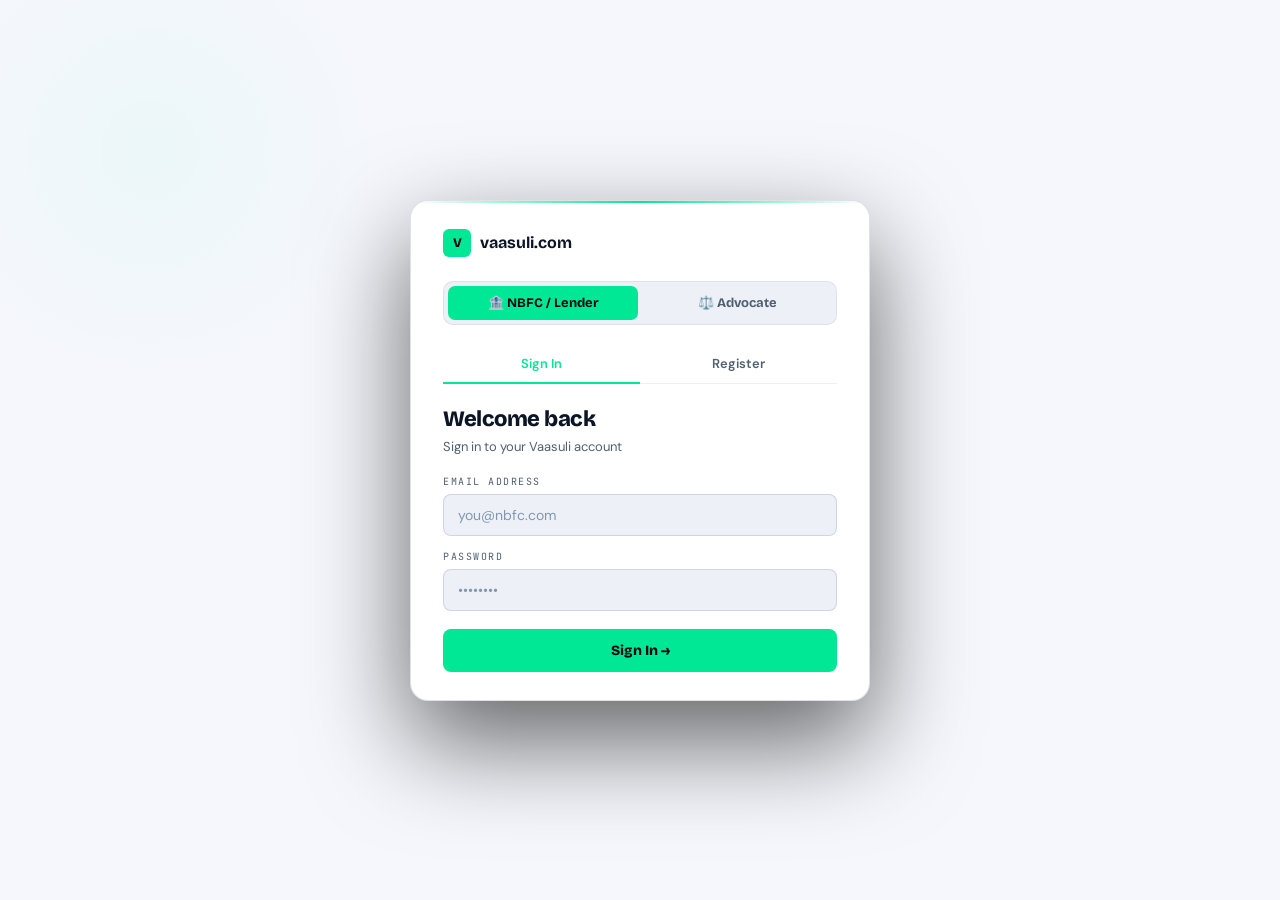
<file: platform/index.html>
<!DOCTYPE html>
<html lang="en-IN">
<head>
<!-- Google Tag Manager -->
<script>(function(w,d,s,l,i){w[l]=w[l]||[];w[l].push({'gtm.start':
new Date().getTime(),event:'gtm.js'});var f=d.getElementsByTagName(s)[0],
j=d.createElement(s),dl=l!='dataLayer'?'&l='+l:'';j.async=true;j.src=
'https://www.googletagmanager.com/gtm.js?id='+i+dl;f.parentNode.insertBefore(j,f);
})(window,document,'script','dataLayer','GTM-5SPJKZCW');</script>
<!-- End Google Tag Manager -->
<meta charset="UTF-8">
<meta name="viewport" content="width=device-width, initial-scale=1.0">
<title>Vaasuli — Platform</title>
<link rel="preconnect" href="https://fonts.googleapis.com">
<link href="https://fonts.googleapis.com/css2?family=Bricolage+Grotesque:opsz,wght@12..96,400;12..96,600;12..96,700;12..96,800&family=DM+Sans:wght@300;400;500;600&family=JetBrains+Mono:wght@400;500;600&display=swap" rel="stylesheet">
<style>
:root{
  --bg:#f5f7fc;--s1:#ffffff;--s2:#edf0f7;--s3:#e2e7f0;
  --bd:rgba(15,30,70,0.07);--bd2:rgba(15,30,70,0.13);--bd3:rgba(15,30,70,0.26);
  --t:#0c1526;
  --t2:#2a3d58;
  --t3:#506070;
  --t4:#8098b0;
  --mint:#00e896;--mint-text:#00a868;--mint-d:rgba(0,232,150,0.10);--mint-b:rgba(0,232,150,0.26);
  --red:#c0392b;--amber:#c97a00;--amber-d:rgba(201,122,0,0.10);
  --blue:#1d4ed8;--blue-d:rgba(29,78,216,0.10);
  --gold:#b45309;--gold-d:rgba(180,83,9,0.09);
  --sidebar:224px;
}
*{margin:0;padding:0;box-sizing:border-box}
body{font-family:"DM Sans",sans-serif;background:var(--bg);color:var(--t);-webkit-font-smoothing:antialiased;overflow-x:hidden;min-height:100vh}
.screen{display:none;min-height:100vh}.screen.active{display:flex}
.bb{font-family:"Bricolage Grotesque",sans-serif}
.mono{font-family:"JetBrains Mono",monospace}

/* ── SHARED FORM ── */
.f-label{display:block;font-family:"JetBrains Mono",monospace;font-size:10px;letter-spacing:1.5px;text-transform:uppercase;color:var(--t3);margin-bottom:6px}
.f-inp{width:100%;background:var(--s2);border:1px solid var(--bd2);border-radius:8px;padding:11px 14px;font-family:"DM Sans",sans-serif;font-size:14px;color:var(--t);outline:none;transition:border-color .15s;margin-bottom:14px}
.f-inp::placeholder{color:var(--t4)}.f-inp:focus{border-color:rgba(0,255,163,.35)}
.f-sel{width:100%;background:var(--s2);border:1px solid var(--bd2);border-radius:8px;padding:11px 14px;font-size:14px;color:var(--t);outline:none;margin-bottom:14px;cursor:pointer;-webkit-appearance:none}
.f-sel:focus{border-color:rgba(0,255,163,.35)}
.btn-full{width:100%;background:var(--mint);border:none;border-radius:8px;padding:13px;font-family:"Bricolage Grotesque",sans-serif;font-weight:800;font-size:14px;color:#06090f;cursor:pointer;transition:all .15s;margin-top:4px}
.btn-full:hover{background:#33ffb5}
.btn-full.gold{background:var(--gold);color:#1a1200}
.btn-full.gold:hover{background:#ffe066}
.btn-ghost-sm{padding:10px 18px;background:transparent;border:1px solid var(--bd2);border-radius:8px;font-size:13px;font-weight:500;color:var(--t3);cursor:pointer;transition:all .15s}
.btn-ghost-sm:hover{border-color:var(--bd3);color:var(--t)}
.btn-mint-sm{padding:10px 18px;background:var(--mint);border:none;border-radius:8px;font-size:13px;font-weight:700;color:#06090f;cursor:pointer;transition:all .15s;font-family:"Bricolage Grotesque",sans-serif}
.btn-mint-sm:hover{background:#33ffb5}
.btn-gold-sm{padding:10px 18px;background:var(--gold);border:none;border-radius:8px;font-size:13px;font-weight:700;color:#1a1200;cursor:pointer;transition:all .15s;font-family:"Bricolage Grotesque",sans-serif}
.btn-gold-sm:hover{background:#ffe066}
.btn-sm-mint{padding:7px 14px;background:var(--mint);border:none;border-radius:6px;font-size:12px;font-weight:700;color:#06090f;cursor:pointer;font-family:"Bricolage Grotesque",sans-serif}
.btn-sm-mint:hover{background:#33ffb5}
.btn-sm-ghost{padding:7px 12px;background:transparent;border:1px solid var(--bd2);border-radius:6px;font-size:12px;font-weight:500;color:var(--t3);cursor:pointer;transition:all .15s}
.btn-sm-ghost:hover{border-color:var(--bd3);color:var(--t)}
.btn-sm-gold{padding:7px 12px;background:var(--gold-d);border:1px solid rgba(245,200,66,.3);border-radius:6px;font-size:12px;font-weight:600;color:var(--gold);cursor:pointer;transition:all .15s}
.btn-sm-red{padding:7px 12px;background:rgba(255,85,85,0.1);border:1px solid rgba(255,85,85,.25);border-radius:6px;font-size:12px;font-weight:500;color:var(--red);cursor:pointer}
.page{display:none;padding:28px}.page.active{display:block}

/* ── BADGES ── */
.badge{display:inline-flex;align-items:center;gap:5px;padding:3px 9px;border-radius:4px;font-family:"JetBrains Mono",monospace;font-size:10px;font-weight:500;letter-spacing:.3px}
.badge-dot{width:5px;height:5px;border-radius:50%;flex-shrink:0}
.badge.dispatched{background:var(--mint-d);color:var(--mint);border:1px solid rgba(0,255,163,.2)}.badge.dispatched .badge-dot{background:var(--mint)}
.badge.review{background:var(--blue-d);color:var(--blue);border:1px solid rgba(91,143,255,.2)}.badge.review .badge-dot{background:var(--blue)}
.badge.pending{background:var(--amber-d);color:var(--amber);border:1px solid rgba(255,181,71,.2)}.badge.pending .badge-dot{background:var(--amber)}
.badge.signed{background:var(--gold-d);color:var(--gold);border:1px solid rgba(245,200,66,.2)}.badge.signed .badge-dot{background:var(--gold)}
.badge.rejected{background:rgba(255,85,85,.1);color:var(--red);border:1px solid rgba(255,85,85,.2)}.badge.rejected .badge-dot{background:var(--red)}

/* ── CARDS ── */
.info-card{background:var(--s1);border:1px solid var(--bd);border-radius:10px;overflow:hidden;margin-bottom:14px}
.ic-head{padding:12px 18px;background:var(--s2);border-bottom:1px solid var(--bd);display:flex;align-items:center;justify-content:space-between}
.ic-hl{font-family:"Bricolage Grotesque",sans-serif;font-size:13px;font-weight:700}.ic-body{padding:16px 18px}
.ic-row{display:flex;justify-content:space-between;align-items:flex-start;padding:7px 0;border-bottom:1px solid var(--bd)}.ic-row:last-child{border-bottom:none}
.ic-k{font-size:11px;color:var(--t3);min-width:120px}.ic-v{font-size:12px;color:var(--t);font-family:"JetBrains Mono",monospace;text-align:right}
.alert-banner{background:var(--mint-d);border:1px solid rgba(0,255,163,.18);border-radius:10px;padding:14px 18px;display:flex;align-items:center;gap:14px;margin-bottom:20px}
.ab-icon{font-size:18px}.ab-hl{font-size:14px;font-weight:700;color:var(--mint);font-family:"Bricolage Grotesque",sans-serif;margin-bottom:2px}
.ab-sub{font-size:12px;color:var(--t2);line-height:1.4}.ab-action{margin-left:auto;flex-shrink:0}
.section-header{display:flex;align-items:center;justify-content:space-between;margin-bottom:14px}
.sh-title{font-family:"Bricolage Grotesque",sans-serif;font-size:15px;font-weight:700}
.sh-link{font-size:11px;color:var(--mint);cursor:pointer;font-family:"JetBrains Mono",monospace}.sh-link:hover{text-decoration:underline}
.sh-link.gold{color:var(--gold)}

/* ── APP SHELL ── */
.app-shell{flex-direction:row}
.sidebar{width:var(--sidebar);background:var(--s1);border-right:1px solid var(--bd);display:flex;flex-direction:column;position:fixed;top:0;left:0;bottom:0;z-index:50}
.sb-logo{padding:20px 20px 0;display:flex;align-items:center;gap:9px;font-family:"Bricolage Grotesque",sans-serif;font-size:15px;font-weight:700;color:var(--t)}
.sb-logo .lv{width:26px;height:26px;background:var(--mint);border-radius:5px;display:flex;align-items:center;justify-content:center;font-size:12px;font-weight:800;color:#06090f}
.sb-logo .lv.gold-lv{background:var(--gold)}
.sb-mode-tag{margin:10px 20px 0;background:rgba(0,255,163,.08);border:1px solid rgba(0,255,163,.15);border-radius:5px;padding:5px 10px;font-family:"JetBrains Mono",monospace;font-size:9px;letter-spacing:1.5px;text-transform:uppercase;color:var(--mint);text-align:center}
.sb-mode-tag.adv{background:var(--gold-d);border-color:rgba(245,200,66,.2);color:var(--gold)}
.sb-pilot{margin:12px 14px 0;background:var(--mint-d);border:1px solid rgba(0,255,163,.15);border-radius:8px;padding:12px}
.sbp-label{font-family:"JetBrains Mono",monospace;font-size:9px;letter-spacing:1.5px;text-transform:uppercase;color:var(--mint);margin-bottom:6px}
.sbp-bar-bg{height:4px;background:var(--s3);border-radius:2px;margin-bottom:5px;overflow:hidden}
.sbp-bar{height:100%;background:var(--mint);border-radius:2px;transition:width .4s ease}
.sbp-txt{font-size:11px;color:var(--t2);display:flex;justify-content:space-between}
.sbp-txt span{font-family:"JetBrains Mono",monospace;color:var(--mint)}
.sb-nav{flex:1;padding:14px 0;overflow-y:auto}
.sb-section{font-family:"JetBrains Mono",monospace;font-size:9px;letter-spacing:2px;text-transform:uppercase;color:var(--t4);padding:14px 20px 6px}
.sb-item{display:flex;align-items:center;gap:10px;padding:9px 20px;font-size:13px;font-weight:500;color:var(--t3);cursor:pointer;transition:all .15s;position:relative}
.sb-item:hover{color:var(--t);background:rgba(232,237,245,.03)}
.sb-item.on{color:var(--t);background:rgba(0,255,163,.06)}
.sb-item.on::before{content:"";position:absolute;left:0;top:0;bottom:0;width:2px;background:var(--mint)}
.sb-item.gold-on{color:var(--t);background:rgba(245,200,66,.06)}
.sb-item.gold-on::before{content:"";position:absolute;left:0;top:0;bottom:0;width:2px;background:var(--gold)}
.sb-icon{font-size:14px;width:18px;text-align:center;flex-shrink:0}
.sb-badge{margin-left:auto;background:var(--mint);color:#06090f;font-size:9px;font-weight:700;padding:2px 6px;border-radius:3px;font-family:"JetBrains Mono",monospace}
.sb-badge.amber{background:var(--amber)}
.sb-badge.red{background:var(--red);color:#fff}
.sb-foot{padding:16px 20px;border-top:1px solid var(--bd)}
.sb-user{display:flex;align-items:center;gap:9px}
.sb-avatar{width:28px;height:28px;background:var(--s3);border-radius:50%;display:flex;align-items:center;justify-content:center;font-size:11px;font-weight:700;color:var(--mint);border:1px solid var(--bd2)}
.sb-avatar.gold-av{color:var(--gold)}
.sb-uname{font-size:12px;font-weight:600;color:var(--t);line-height:1.2}.sb-urole{font-size:10px;color:var(--t3)}
.sb-signout{margin-left:auto;font-size:10px;color:var(--t3);cursor:pointer;transition:color .15s}
.sb-signout:hover{color:var(--red)}
.app-main{margin-left:var(--sidebar);flex:1;min-height:100vh}
.app-topbar{height:52px;border-bottom:1px solid var(--bd);display:flex;align-items:center;padding:0 28px;gap:16px;background:rgba(245,247,252,0.92);backdrop-filter:blur(12px);position:sticky;top:0;z-index:40}
.tb-title{font-family:"Bricolage Grotesque",sans-serif;font-size:15px;font-weight:700;color:var(--t)}
.tb-crumb{font-size:11px;color:var(--t3);font-family:"JetBrains Mono",monospace}
.tb-right{margin-left:auto;display:flex;align-items:center;gap:10px}

/* ── TABLES ── */
.tbl{background:var(--s1);border:1px solid var(--bd);border-radius:10px;overflow:hidden}
.tbl-head{display:grid;gap:0;padding:10px 18px;border-bottom:1px solid var(--bd);background:var(--s2)}
.tbl-h{font-family:"JetBrains Mono",monospace;font-size:9px;letter-spacing:1.5px;text-transform:uppercase;color:var(--t3)}
.tbl-row{display:grid;gap:0;padding:12px 18px;border-bottom:1px solid var(--bd);align-items:center;transition:background .12s;cursor:pointer}
.tbl-row:last-child{border-bottom:none}.tbl-row:hover{background:var(--s2)}
.tbl-name{font-size:13px;font-weight:600;color:var(--t);line-height:1.3}
.tbl-sub{font-family:"JetBrains Mono",monospace;font-size:10px;color:var(--t3);margin-top:2px}
.tbl-mono{font-family:"JetBrains Mono",monospace;font-size:12px;color:var(--t2)}
.tbl-action{font-size:11px;color:var(--mint);cursor:pointer;font-family:"JetBrains Mono",monospace}
.tbl-action.gold{color:var(--gold)}

/* ── STAT GRID ── */
.stat-grid{display:grid;grid-template-columns:repeat(4,1fr);gap:12px;margin-bottom:24px}
.stat{background:var(--s1);border:1px solid var(--bd);border-radius:10px;padding:18px 20px;transition:background .15s}
.stat:hover{background:var(--s2)}
.stat-n{font-family:"Bricolage Grotesque",sans-serif;font-size:32px;font-weight:800;letter-spacing:-1px;color:var(--t);line-height:1;margin-bottom:4px}
.stat-n .u{font-size:16px;font-weight:500;color:var(--mint)}
.stat-n .u.gold{color:var(--gold)}
.stat-l{font-size:11px;color:var(--t3);margin-bottom:6px}
.stat-delta{font-family:"JetBrains Mono",monospace;font-size:10px;color:var(--mint)}

/* ── CHANNELS ── */
.channels{display:flex;gap:4px}
.ch{width:18px;height:18px;border-radius:3px;display:flex;align-items:center;justify-content:center;font-size:9px;background:var(--s3);color:var(--t3);font-weight:600;border:1px solid var(--bd)}
.ch.ok{background:var(--mint-d);color:var(--mint);border-color:rgba(0,255,163,.2)}.ch.pending{background:var(--amber-d);color:var(--amber);border-color:rgba(255,181,71,.2)}

/* ── NOTICE EDITOR ── */
.notice-edit-wrap{background:var(--s2);border:1px solid var(--bd2);border-radius:8px;padding:20px;position:relative;overflow:hidden}
.ne-watermark{position:absolute;top:50%;left:50%;transform:translate(-50%,-50%) rotate(-30deg);font-size:48px;font-weight:900;color:rgba(232,237,245,.03);font-family:"Bricolage Grotesque",sans-serif;white-space:nowrap;pointer-events:none}
.notice-textarea{width:100%;background:transparent;border:none;outline:none;font-family:"DM Sans",sans-serif;font-size:13px;line-height:1.9;color:var(--t2);resize:vertical;min-height:320px;position:relative;z-index:1}

/* ── FORM BUILDER ── */
.fb-wrap{display:grid;grid-template-columns:1fr 300px;gap:20px;height:calc(100vh - 120px)}
.fb-canvas-area{background:var(--s1);border:1px solid var(--bd);border-radius:10px;overflow:hidden;display:flex;flex-direction:column}
.fb-canvas-toolbar{padding:10px 16px;background:var(--s2);border-bottom:1px solid var(--bd);display:flex;align-items:center;gap:10px}
.fb-mode-btn{padding:6px 12px;border:1px solid var(--bd2);border-radius:5px;font-size:11px;font-weight:600;color:var(--t3);cursor:pointer;transition:all .15s;font-family:"JetBrains Mono",monospace;letter-spacing:.3px}
.fb-mode-btn.on{background:var(--mint-d);border-color:var(--mint);color:var(--mint)}
.fb-mode-btn.gold-on{background:var(--gold-d);border-color:rgba(245,200,66,.4);color:var(--gold)}
.fb-canvas{flex:1;position:relative;overflow:auto;padding:20px;display:flex;align-items:flex-start;justify-content:center;background:var(--bg)}
.fb-form-paper{width:620px;min-height:840px;background:#f9f8f4;position:relative;box-shadow:0 8px 40px rgba(0,0,0,.5);border-radius:2px;font-family:"DM Sans",sans-serif;color:#1a1a1a;cursor:crosshair;flex-shrink:0}
.fb-form-paper.preview-mode{cursor:default}
/* field pin */
.fb-pin{position:absolute;width:22px;height:22px;border-radius:50%;background:var(--red);border:2px solid #fff;display:flex;align-items:center;justify-content:center;font-size:10px;font-weight:800;color:#fff;cursor:pointer;transform:translate(-50%,-50%);transition:transform .15s;z-index:10;box-shadow:0 2px 8px rgba(0,0,0,.4);font-family:"JetBrains Mono",monospace}
.fb-pin:hover{transform:translate(-50%,-50%) scale(1.2)}
.fb-pin.active{background:var(--mint);color:#06090f}
.fb-filled-val{position:absolute;font-size:12px;font-weight:600;color:#1a56a0;transform:translateY(-50%);pointer-events:none;white-space:nowrap;font-family:"DM Sans",sans-serif}
/* right sidebar */
.fb-sidebar{background:var(--s1);border:1px solid var(--bd);border-radius:10px;overflow:hidden;display:flex;flex-direction:column}
.fb-sb-head{padding:14px 16px;background:var(--s2);border-bottom:1px solid var(--bd)}
.fb-sb-hl{font-family:"Bricolage Grotesque",sans-serif;font-size:14px;font-weight:700;margin-bottom:2px}
.fb-sb-sub{font-size:11px;color:var(--t3);line-height:1.4}
.fb-fields-list{flex:1;overflow-y:auto;padding:12px}
.fb-field-item{background:var(--s2);border:1px solid var(--bd);border-radius:8px;padding:12px;margin-bottom:8px;transition:all .15s;cursor:pointer}
.fb-field-item:hover{border-color:var(--bd2)}.fb-field-item.active{border-color:var(--mint);background:var(--mint-d)}
.fb-field-num{display:inline-flex;width:20px;height:20px;background:var(--red);border-radius:50%;align-items:center;justify-content:center;font-size:9px;font-weight:800;color:#fff;font-family:"JetBrains Mono",monospace;margin-bottom:6px}
.fb-field-num.mapped{background:var(--mint);color:#06090f}
.fb-field-label{font-size:11px;color:var(--t3);margin-bottom:4px}
.fb-field-select{width:100%;background:var(--s3);border:1px solid var(--bd2);border-radius:5px;padding:7px 10px;font-size:12px;color:var(--t);outline:none;cursor:pointer}
.fb-sb-footer{padding:12px;border-top:1px solid var(--bd);display:flex;flex-direction:column;gap:8px}
/* template list */
.tmpl-card{background:var(--s1);border:1px solid var(--bd);border-radius:10px;padding:18px;margin-bottom:10px;display:flex;align-items:center;gap:16px;transition:all .15s;cursor:pointer}
.tmpl-card:hover{background:var(--s2);border-color:var(--bd2)}
.tmpl-icon{width:40px;height:40px;background:var(--gold-d);border:1px solid rgba(245,200,66,.2);border-radius:8px;display:flex;align-items:center;justify-content:center;font-size:18px;flex-shrink:0}
.tmpl-name{font-family:"Bricolage Grotesque",sans-serif;font-size:14px;font-weight:700;margin-bottom:3px}
.tmpl-meta{font-size:11px;color:var(--t3);font-family:"JetBrains Mono",monospace}
.tmpl-actions{margin-left:auto;display:flex;gap:8px}

/* ── FILTER BAR ── */
.filter-bar{display:flex;gap:8px;margin-bottom:18px;flex-wrap:wrap;align-items:center}
.f-pill{padding:6px 14px;border:1px solid var(--bd2);border-radius:20px;font-size:12px;font-weight:500;color:var(--t3);cursor:pointer;transition:all .15s}
.f-pill.on{background:var(--mint-d);border-color:var(--mint);color:var(--mint)}
.f-pill.gold-pill.on{background:var(--gold-d);border-color:rgba(245,200,66,.3);color:var(--gold)}
.f-search{flex:1;max-width:260px;background:var(--s1);border:1px solid var(--bd2);border-radius:8px;padding:7px 12px;font-size:13px;color:var(--t);outline:none}
.f-search::placeholder{color:var(--t3)}.f-search:focus{border-color:rgba(0,255,163,.3)}

/* ── CLIENT SETTINGS ── */
.settings-grid{display:grid;grid-template-columns:1fr 1fr;gap:20px}
.settings-section{background:var(--s1);border:1px solid var(--bd);border-radius:10px;padding:20px}
.ss-hl{font-family:"Bricolage Grotesque",sans-serif;font-size:14px;font-weight:700;margin-bottom:14px;padding-bottom:10px;border-bottom:1px solid var(--bd)}

/* ── UPLOAD FLOW ── */
.upload-wrap{max-width:720px}
.dropzone{border:2px dashed var(--bd2);border-radius:12px;padding:48px 32px;text-align:center;transition:all .2s;cursor:pointer;background:var(--s1);margin-bottom:20px}
.dropzone:hover,.dropzone.drag{border-color:var(--mint);background:var(--mint-d)}
.dz-icon{font-size:36px;margin-bottom:12px}
.dz-hl{font-family:"Bricolage Grotesque",sans-serif;font-size:16px;font-weight:700;color:var(--t);margin-bottom:6px}
.dz-sub{font-size:13px;color:var(--t3);line-height:1.5}
.dz-types{font-family:"JetBrains Mono",monospace;font-size:10px;color:var(--t4);margin-top:10px}
.dispatch-summary{background:var(--mint-d);border:1px solid rgba(0,255,163,.18);border-radius:10px;padding:18px;margin-bottom:18px}
.ds-row{display:flex;justify-content:space-between;align-items:center;padding:6px 0;border-bottom:1px solid rgba(0,255,163,.1)}.ds-row:last-child{border-bottom:none}
.ds-k{font-size:13px;color:var(--t2)}.ds-v{font-family:"JetBrains Mono",monospace;font-size:13px;font-weight:600;color:var(--mint)}

/* ── EARNINGS ── */
.earnings-chart{background:var(--s1);border:1px solid var(--bd);border-radius:10px;padding:20px;margin-bottom:20px}
.ec-bar-row{display:flex;align-items:center;gap:12px;margin-bottom:10px}
.ec-month{font-family:"JetBrains Mono",monospace;font-size:11px;color:var(--t3);min-width:36px;text-align:right}
.ec-bar-bg{flex:1;height:20px;background:var(--s2);border-radius:3px;overflow:hidden}
.ec-bar{height:100%;background:linear-gradient(90deg,var(--gold),rgba(245,200,66,.5));border-radius:3px;transition:width .6s ease}
.ec-val{font-family:"JetBrains Mono",monospace;font-size:11px;color:var(--gold);min-width:60px}

/* ── TIMELINE ── */
.timeline{display:flex;flex-direction:column;gap:0}
.tl-item{display:flex;gap:14px;position:relative;padding-bottom:20px}.tl-item:last-child{padding-bottom:0}
.tl-left{display:flex;flex-direction:column;align-items:center;flex-shrink:0}
.tl-dot{width:28px;height:28px;border-radius:50%;border:2px solid var(--bd2);display:flex;align-items:center;justify-content:center;font-size:12px;background:var(--s2);flex-shrink:0;z-index:1}
.tl-dot.done{background:var(--mint-d);border-color:var(--mint)}.tl-dot.active{background:var(--amber-d);border-color:var(--amber);animation:pulse 2s infinite}
@keyframes pulse{0%,100%{box-shadow:0 0 0 0 rgba(255,181,71,.2)}50%{box-shadow:0 0 0 6px rgba(255,181,71,0)}}
.tl-line{width:1px;flex:1;background:var(--bd);margin:4px 0}.tl-content{flex:1;padding-top:3px}
.tl-title{font-size:13px;font-weight:600;color:var(--t);margin-bottom:3px}.tl-sub{font-size:11px;color:var(--t3);line-height:1.5}
.tl-time{font-family:"JetBrains Mono",monospace;font-size:10px;color:var(--t4);margin-top:4px}

/* ── STATIONERY ── */
.stn-toolbar{display:flex;align-items:center;gap:12px;margin-bottom:24px;padding:14px 18px;background:var(--s1);border:1px solid var(--bd);border-radius:10px}
.stn-case-sel{flex:1;max-width:320px;background:var(--s2);border:1px solid var(--bd2);border-radius:8px;padding:9px 12px;font-size:13px;color:var(--t);outline:none;cursor:pointer}
.stn-nav{display:flex;align-items:center;gap:8px;margin-left:auto}
.stn-nav-btn{width:30px;height:30px;background:var(--s2);border:1px solid var(--bd2);border-radius:6px;display:flex;align-items:center;justify-content:center;cursor:pointer;color:var(--t3);font-size:14px;transition:all .15s}
.stn-nav-btn:hover{border-color:var(--mint);color:var(--mint)}
.stn-counter{font-family:"JetBrains Mono",monospace;font-size:12px;color:var(--t3);padding:0 8px}
.stn-preview-area{display:grid;grid-template-columns:1fr 1fr;gap:24px;margin-bottom:24px}
.stn-panel{background:var(--s1);border:1px solid var(--bd);border-radius:12px;overflow:hidden}
.stn-panel-head{padding:12px 18px;background:var(--s2);border-bottom:1px solid var(--bd);display:flex;align-items:center;justify-content:space-between}
.stn-panel-hl{font-family:"Bricolage Grotesque",sans-serif;font-size:13px;font-weight:700}
.stn-panel-tag{font-family:"JetBrains Mono",monospace;font-size:9px;letter-spacing:1px;color:var(--t3);text-transform:uppercase}
.stn-panel-body{padding:24px;display:flex;align-items:center;justify-content:center;min-height:260px;background:var(--bg)}
/* envelope */
.envelope{width:440px;height:220px;background:#f8f6f0;border:1px solid #c8c4b8;border-radius:4px;position:relative;font-family:"DM Sans",sans-serif;color:#1a1a1a;overflow:hidden;box-shadow:0 4px 20px rgba(0,0,0,.4)}
.envelope::before{content:"";position:absolute;top:0;left:0;right:0;height:6px;background:repeating-linear-gradient(90deg,#c0392b 0,#c0392b 8px,#1a56a0 8px,#1a56a0 16px)}
.envelope::after{content:"";position:absolute;bottom:0;left:0;right:0;height:6px;background:repeating-linear-gradient(90deg,#c0392b 0,#c0392b 8px,#1a56a0 8px,#1a56a0 16px)}
.env-left-stripe{position:absolute;top:6px;bottom:6px;left:0;width:5px;background:repeating-linear-gradient(180deg,#c0392b 0,#c0392b 8px,#1a56a0 8px,#1a56a0 16px)}
.env-right-stripe{position:absolute;top:6px;bottom:6px;right:0;width:5px;background:repeating-linear-gradient(180deg,#c0392b 0,#c0392b 8px,#1a56a0 8px,#1a56a0 16px)}
.env-sender{position:absolute;top:16px;left:14px;font-size:9px;line-height:1.6;color:#333}
.env-sender-name{font-weight:700;font-size:10px;color:#111;margin-bottom:2px}
.env-regd-badge{position:absolute;top:16px;right:14px;border:2px solid #c0392b;border-radius:4px;padding:4px 8px;text-align:center}
.env-regd-text{font-size:9px;font-weight:800;color:#c0392b;letter-spacing:1px;line-height:1.3;text-transform:uppercase}
.env-postage{position:absolute;top:48px;right:14px;width:70px;height:70px;border:1px dashed #aaa;border-radius:3px;display:flex;align-items:center;justify-content:center;font-size:8px;color:#aaa;text-align:center;line-height:1.4}
.env-divider{position:absolute;top:50%;left:14px;right:14px;height:1px;background:#ddd}
.env-recipient{position:absolute;bottom:28px;left:50%;transform:translateX(-40%);font-size:10px;line-height:1.8;color:#111}
.env-recipient-name{font-weight:700;font-size:11px;margin-bottom:3px}
.env-article{position:absolute;bottom:12px;left:14px;font-family:"JetBrains Mono",monospace;font-size:8px;color:#666;letter-spacing:.5px}
/* AD card */
.ad-card{width:414px;height:296px;background:#f0f8e8;border:2px solid #2d7a2d;border-radius:4px;position:relative;font-family:"DM Sans",sans-serif;color:#1a1a1a;overflow:hidden;box-shadow:0 4px 20px rgba(0,0,0,.4)}
.adc-header{background:#2d7a2d;padding:8px 14px;display:flex;align-items:center;justify-content:space-between}
.adc-title{color:#fff;font-weight:800;font-size:13px;letter-spacing:.5px;text-transform:uppercase}
.adc-subtitle{color:rgba(255,255,255,0.7);font-size:9px;letter-spacing:.5px}
.adc-article{background:#e8f4e0;border-bottom:1px solid #b8d8a8;padding:8px 14px;display:flex;align-items:center;gap:12px}
.adc-art-label{font-family:"JetBrains Mono",monospace;font-size:9px;letter-spacing:1px;text-transform:uppercase;color:#4a7a4a;min-width:90px}
.adc-art-val{font-family:"JetBrains Mono",monospace;font-size:12px;font-weight:700;color:#1a1a1a;letter-spacing:.5px}
.adc-body{padding:10px 14px;display:grid;grid-template-columns:1fr 1fr;gap:8px;font-size:10px}
.adc-field{margin-bottom:4px}
.adc-field-label{font-size:8px;text-transform:uppercase;letter-spacing:1px;color:#4a7a4a;margin-bottom:2px;font-weight:600}
.adc-field-value{font-size:10px;color:#111;line-height:1.4;border-bottom:1px solid #b8d8a8;padding-bottom:3px}
.adc-full{grid-column:1/-1}
.adc-sign-row{display:grid;grid-template-columns:1fr 1fr;gap:10px;padding:0 14px 8px}
.adc-sign-box{border-top:1px solid #2d7a2d;padding-top:5px}
.adc-sign-label{font-size:8px;text-transform:uppercase;letter-spacing:.8px;color:#4a7a4a;font-weight:600}
.adc-sign-space{height:22px}
.adc-footer{background:#d4edca;padding:5px 14px;display:flex;justify-content:space-between;align-items:center;border-top:1px solid #b8d8a8}
.adc-footer-note{font-size:8px;color:#4a7a4a;line-height:1.4}
.adc-postal-mark{font-family:"JetBrains Mono",monospace;font-size:10px;font-weight:700;color:#2d7a2d;border:1px solid #2d7a2d;padding:2px 6px;border-radius:2px}
.sbl-head,.sbl-row{display:grid;grid-template-columns:28px 2fr 1.5fr 1.2fr 100px 80px;gap:0}
.sbl-head{padding:10px 18px;border-bottom:1px solid var(--bd);background:var(--s2)}
.sbl-h{font-family:"JetBrains Mono",monospace;font-size:9px;letter-spacing:1.5px;text-transform:uppercase;color:var(--t3)}
.sbl-row{padding:11px 18px;border-bottom:1px solid var(--bd);align-items:center}
.sbl-row:last-child{border-bottom:none}.sbl-row:hover{background:var(--s2)}
.sbl-check{width:16px;height:16px;border:1px solid var(--bd2);border-radius:3px;cursor:pointer;display:flex;align-items:center;justify-content:center;font-size:10px;transition:all .15s}
.sbl-check.on{background:var(--mint);border-color:var(--mint);color:#06090f}
.badge-printed{background:rgba(0,255,163,.1);border:1px solid rgba(0,255,163,.2);color:var(--mint);padding:3px 8px;border-radius:4px;font-family:"JetBrains Mono",monospace;font-size:9px;font-weight:600}
.badge-pending-print{background:rgba(255,181,71,.1);border:1px solid rgba(255,181,71,.2);color:var(--amber);padding:3px 8px;border-radius:4px;font-family:"JetBrains Mono",monospace;font-size:9px;font-weight:600}
.badge-not-printed{background:var(--t4);border:1px solid var(--bd);color:var(--t3);padding:3px 8px;border-radius:4px;font-family:"JetBrains Mono",monospace;font-size:9px;font-weight:600}

/* ── NOTICE TYPES GRID ── */
.notice-types{display:grid;grid-template-columns:repeat(3,1fr);gap:8px;margin-bottom:20px}
.nt{border:1px solid var(--bd2);border-radius:8px;padding:12px;cursor:pointer;transition:all .15s;background:var(--s1)}
.nt:hover{border-color:var(--mint-b);background:var(--mint-d)}.nt.on{border-color:var(--mint);background:var(--mint-d)}
.nt-name{font-size:12px;font-weight:700;color:var(--t);margin-bottom:3px}.nt-desc{font-size:11px;color:var(--t3);line-height:1.3}
.nt-check{display:none;color:var(--mint);font-size:12px;margin-top:4px}.nt.on .nt-check{display:block}

::-webkit-scrollbar{width:4px}::-webkit-scrollbar-track{background:transparent}::-webkit-scrollbar-thumb{background:var(--bd2);border-radius:2px}
</style>
</head>
<body>
<!-- Google Tag Manager (noscript) -->
<noscript><iframe src="https://www.googletagmanager.com/ns.html?id=GTM-5SPJKZCW"
height="0" width="0" style="display:none;visibility:hidden"></iframe></noscript>
<!-- End Google Tag Manager (noscript) -->

<!-- ══════════════════════════════════════════════════════
     AUTH — role toggle
══════════════════════════════════════════════════════ -->
<div id="screen-auth" class="screen active" style="align-items:center;justify-content:center;padding:20px;position:relative;overflow:hidden">
  <div style="position:absolute;top:-100px;left:-100px;width:500px;height:500px;background:radial-gradient(circle,rgba(0,255,163,.04) 0%,transparent 65%);pointer-events:none"></div>
  <div style="background:var(--s1);border:1px solid var(--bd2);border-radius:18px;width:100%;max-width:460px;overflow:hidden;box-shadow:0 40px 100px rgba(0,0,0,.6);position:relative">
    <div style="position:absolute;top:0;left:0;right:0;height:2px;background:linear-gradient(90deg,transparent,var(--mint),transparent);transition:background .3s" id="auth-topline"></div>
    <div style="padding:28px 32px 0">
      <div style="display:flex;align-items:center;gap:9px;margin-bottom:24px">
        <div id="auth-logo-icon" style="width:28px;height:28px;background:var(--mint);border-radius:6px;display:flex;align-items:center;justify-content:center;font-size:13px;font-weight:800;color:#06090f;font-family:'Bricolage Grotesque',sans-serif;transition:background .3s">V</div>
        <span style="font-family:'Bricolage Grotesque',sans-serif;font-size:16px;font-weight:700">vaasuli.com</span>
      </div>
      <!-- Role toggle -->
      <div style="display:flex;background:var(--s2);border:1px solid var(--bd);border-radius:10px;padding:4px;margin-bottom:20px;gap:4px">
        <div id="role-nbfc" onclick="setRole('nbfc')" style="flex:1;padding:9px 12px;border-radius:7px;text-align:center;font-size:13px;font-weight:700;cursor:pointer;transition:all .2s;background:var(--mint);color:#06090f;font-family:'Bricolage Grotesque',sans-serif">
          🏦 NBFC / Lender
        </div>
        <div id="role-adv" onclick="setRole('adv')" style="flex:1;padding:9px 12px;border-radius:7px;text-align:center;font-size:13px;font-weight:700;cursor:pointer;transition:all .2s;color:var(--t3);font-family:'Bricolage Grotesque',sans-serif">
          ⚖️ Advocate
        </div>
      </div>
      <div style="display:flex;border-bottom:1px solid var(--bd);margin-bottom:22px">
        <div class="auth-tab on" onclick="authTab('signin')" id="at1" style="flex:1;padding:10px;text-align:center;font-size:13px;font-weight:600;color:var(--mint);cursor:pointer;border-bottom:2px solid var(--mint);margin-bottom:-1px">Sign In</div>
        <div class="auth-tab" onclick="authTab('signup')" id="at2" style="flex:1;padding:10px;text-align:center;font-size:13px;font-weight:600;color:var(--t3);cursor:pointer;border-bottom:2px solid transparent;margin-bottom:-1px">Register</div>
      </div>
    </div>
    <div style="padding:0 32px 28px">
      <div id="auth-signin">
        <div style="font-family:'Bricolage Grotesque',sans-serif;font-size:22px;font-weight:800;letter-spacing:-.5px;margin-bottom:6px" id="auth-welcome">Welcome back</div>
        <div style="font-size:13px;color:var(--t3);margin-bottom:20px" id="auth-welcome-sub">Sign in to your Vaasuli account</div>
        <label class="f-label">Email address</label><input class="f-inp" type="email" placeholder="you@nbfc.com">
        <label class="f-label">Password</label><input class="f-inp" type="password" placeholder="••••••••">
        <button class="btn-full" id="auth-signin-btn" onclick="doSignIn()">Sign In →</button>
      </div>
      <div id="auth-signup" style="display:none">
        <div style="background:var(--mint-d);border:1px solid rgba(0,255,163,.15);border-radius:8px;padding:12px 14px;display:flex;gap:10px;align-items:flex-start;margin-bottom:16px" id="auth-pilot-note">
          <div style="background:var(--mint);color:#06090f;font-family:'JetBrains Mono',monospace;font-size:9px;font-weight:600;padding:2px 7px;border-radius:3px;letter-spacing:.5px;flex-shrink:0;margin-top:2px">FREE</div>
          <div style="font-size:12px;color:var(--t2);line-height:1.5">Start with <strong style="color:var(--mint)">10 cases at no cost</strong>. Advocate-signed, India Post dispatched.</div>
        </div>
        <div style="font-family:'Bricolage Grotesque',sans-serif;font-size:20px;font-weight:800;letter-spacing:-.5px;margin-bottom:6px" id="auth-reg-hl">Start free pilot</div>
        <label class="f-label">Full name</label><input class="f-inp" type="text" placeholder="Amit Sharma" id="reg-name">
        <label class="f-label">Work email</label><input class="f-inp" type="email" placeholder="amit@finservcapital.com">
        <div id="reg-bar-no-wrap"><label class="f-label" id="reg-extra-label">Entity / NBFC name</label><input class="f-inp" type="text" placeholder="Finserv Capital Ltd" id="reg-extra"></div>
        <label class="f-label">Password</label><input class="f-inp" type="password" placeholder="Min. 8 characters">
        <button class="btn-full" id="auth-reg-btn" onclick="doSignIn()">Create Account →</button>
      </div>
    </div>
  </div>
</div>

<!-- ══════════════════════════════════════════════════════
     ONBOARDING (NBFC)
══════════════════════════════════════════════════════ -->
<div id="screen-onboard" class="screen" style="align-items:center;justify-content:center;padding:20px;flex-direction:column">
  <div style="width:100%;max-width:520px">
    <div style="display:flex;align-items:center;gap:0;margin-bottom:6px">
      <div style="display:flex;align-items:center;flex:1"><div class="ob-dot active" id="ob-d1" style="width:28px;height:28px;border-radius:50%;border:2px solid var(--mint);display:flex;align-items:center;justify-content:center;font-family:'JetBrains Mono',monospace;font-size:11px;color:var(--mint);flex-shrink:0">1</div><div id="ob-l1" style="flex:1;height:1px;background:var(--bd)"></div></div>
      <div style="display:flex;align-items:center;flex:1"><div class="ob-dot" id="ob-d2" style="width:28px;height:28px;border-radius:50%;border:2px solid var(--bd2);display:flex;align-items:center;justify-content:center;font-family:'JetBrains Mono',monospace;font-size:11px;color:var(--t3);flex-shrink:0">2</div><div id="ob-l2" style="flex:1;height:1px;background:var(--bd)"></div></div>
      <div><div class="ob-dot" id="ob-d3" style="width:28px;height:28px;border-radius:50%;border:2px solid var(--bd2);display:flex;align-items:center;justify-content:center;font-family:'JetBrains Mono',monospace;font-size:11px;color:var(--t3)">3</div></div>
    </div>
    <div style="display:flex;justify-content:space-between;margin-bottom:28px">
      <span style="font-size:10px;color:var(--t3);font-family:'JetBrains Mono',monospace">Company</span>
      <span style="font-size:10px;color:var(--t3);font-family:'JetBrains Mono',monospace">Portfolio</span>
      <span style="font-size:10px;color:var(--t3);font-family:'JetBrains Mono',monospace">Confirm</span>
    </div>
    <div style="background:var(--s1);border:1px solid var(--bd2);border-radius:16px;padding:32px;position:relative;overflow:hidden">
      <div style="position:absolute;top:0;left:0;right:0;height:2px;background:linear-gradient(90deg,transparent,var(--mint),transparent)"></div>
      <!-- Panel 1 -->
      <div id="ob-p1" style="display:block">
        <div style="font-family:'Bricolage Grotesque',sans-serif;font-size:22px;font-weight:800;letter-spacing:-.5px;margin-bottom:6px">Tell us about your company</div>
        <div style="font-size:13px;color:var(--t3);margin-bottom:22px">Customises notice templates and compliance settings.</div>
        <label class="f-label">Company / NBFC Name</label><input class="f-inp" type="text" value="Finserv Capital Ltd">
        <div style="display:grid;grid-template-columns:1fr 1fr;gap:14px">
          <div><label class="f-label">Your Role</label><select class="f-sel"><option>Collections Head</option><option>VP Collections</option><option>CFO / CEO</option></select></div>
          <div><label class="f-label">Entity Type</label><select class="f-sel"><option selected>NBFC (Retail)</option><option>NBFC-MFI</option><option>Fintech Lender</option><option>Collection Agency</option></select></div>
        </div>
        <div style="display:flex;gap:10px"><button class="btn-mint-sm" style="flex:1" onclick="obNext(2)">Continue →</button></div>
      </div>
      <!-- Panel 2 -->
      <div id="ob-p2" style="display:none">
        <div style="font-family:'Bricolage Grotesque',sans-serif;font-size:22px;font-weight:800;letter-spacing:-.5px;margin-bottom:6px">What loan types?</div>
        <div style="font-size:13px;color:var(--t3);margin-bottom:18px">We'll pre-configure notice formats for each.</div>
        <div style="display:flex;flex-wrap:wrap;gap:8px;margin-bottom:18px">
          <div class="nt" style="padding:8px 14px" onclick="this.classList.toggle('on')">Personal Loan</div>
          <div class="nt on" style="padding:8px 14px" onclick="this.classList.toggle('on')">Two-Wheeler</div>
          <div class="nt on" style="padding:8px 14px" onclick="this.classList.toggle('on')">MSME / Business</div>
          <div class="nt" style="padding:8px 14px" onclick="this.classList.toggle('on')">LAP / Home Loan</div>
          <div class="nt" style="padding:8px 14px" onclick="this.classList.toggle('on')">Microfinance</div>
          <div class="nt" style="padding:8px 14px" onclick="this.classList.toggle('on')">Vehicle / CV</div>
        </div>
        <label class="f-label">DPD accounts per month</label>
        <select class="f-sel"><option>Under 100</option><option selected>100–500</option><option>500–2,000</option><option>2,000–10,000</option><option>10,000+</option></select>
        <div style="display:flex;gap:10px"><button class="btn-ghost-sm" onclick="obNext(1)">← Back</button><button class="btn-mint-sm" style="flex:1" onclick="obNext(3)">Continue →</button></div>
      </div>
      <!-- Panel 3 -->
      <div id="ob-p3" style="display:none">
        <div style="font-family:'Bricolage Grotesque',sans-serif;font-size:22px;font-weight:800;letter-spacing:-.5px;margin-bottom:6px">Your free pilot is ready.</div>
        <div style="font-size:13px;color:var(--t3);margin-bottom:18px">No card, no commitment.</div>
        <div style="background:var(--mint-d);border:1px solid rgba(0,255,163,.2);border-radius:10px;padding:18px;margin-bottom:20px">
          <div style="font-family:'Bricolage Grotesque',sans-serif;font-size:16px;font-weight:800;color:var(--mint);margin-bottom:10px">🎉 10 Free Notices</div>
          <div style="display:flex;flex-direction:column;gap:7px;font-size:13px">
            <div style="display:flex;justify-content:space-between"><span style="color:var(--t2)">AI-drafted + advocate-signed</span><span style="font-family:'JetBrains Mono',monospace;color:var(--mint)">✓</span></div>
            <div style="display:flex;justify-content:space-between"><span style="color:var(--t2)">India Post Registered AD dispatch</span><span style="font-family:'JetBrains Mono',monospace;color:var(--mint)">✓</span></div>
            <div style="display:flex;justify-content:space-between"><span style="color:var(--t2)">Envelope + AD card auto-generated</span><span style="font-family:'JetBrains Mono',monospace;color:var(--mint)">✓</span></div>
            <div style="display:flex;justify-content:space-between"><span style="color:var(--t2)">WhatsApp + SMS + Email</span><span style="font-family:'JetBrains Mono',monospace;color:var(--mint)">✓</span></div>
            <div style="display:flex;justify-content:space-between;border-top:1px solid rgba(0,255,163,.15);padding-top:7px"><span style="color:var(--t2)">Cost</span><span style="font-family:'JetBrains Mono',monospace;color:var(--mint);font-weight:700">₹0</span></div>
          </div>
        </div>
        <div style="display:flex;gap:10px"><button class="btn-ghost-sm" onclick="obNext(2)">← Back</button><button class="btn-mint-sm" style="flex:1" onclick="goClientApp()">Enter Dashboard →</button></div>
      </div>
    </div>
  </div>
</div>

<!-- ══════════════════════════════════════════════════════
     CLIENT APP (NBFC side)
══════════════════════════════════════════════════════ -->
<div id="screen-client" class="screen app-shell">
  <div class="sb-overlay" id="sb-overlay-c" onclick="closeSidebar()"></div>
  <div class="sidebar">
    <div class="sb-logo"><div class="lv">V</div>Vaasuli</div>
    <div class="sb-mode-tag">NBFC Portal</div>
    <div class="sb-pilot">
      <div class="sbp-label">Free Pilot</div>
      <div class="sbp-bar-bg"><div class="sbp-bar" style="width:30%"></div></div>
      <div class="sbp-txt"><span>3 / 10</span><span style="color:var(--t3)">used</span></div>
    </div>
    <nav class="sb-nav">
      <div class="sb-section">Main</div>
      <div class="sb-item on" id="c-nav-dashboard" onclick="cPage('dashboard',this)"><span class="sb-icon">◾</span>Dashboard</div>
      <div class="sb-item" id="c-nav-cases" onclick="cPage('cases',this)"><span class="sb-icon">📋</span>All Cases<span class="sb-badge">3</span></div>
      <div class="sb-item" id="c-nav-upload" onclick="cPage('upload',this)"><span class="sb-icon">↑</span>Upload Cases</div>
      <div class="sb-section">Dispatch</div>
      <div class="sb-item" id="c-nav-stationery" onclick="cPage('stationery',this)"><span class="sb-icon">✉</span>Envelopes &amp; AD Cards<span class="sb-badge amber">3</span></div>
      <div class="sb-item" onclick="cPage('cases',this)"><span class="sb-icon">📨</span>Dispatched</div>
      <div class="sb-item" onclick="cPage('cases',this)"><span class="sb-icon">⏳</span>Pending</div>
      <div class="sb-section">Account</div>
      <div class="sb-item" id="c-nav-settings" onclick="cPage('settings',this)"><span class="sb-icon">⚙</span>Settings &amp; Preferences</div>
      <div class="sb-item" id="c-nav-billing" onclick="cPage('billing',this)"><span class="sb-icon">💳</span>Billing &amp; Plans</div>
    </nav>
    <div class="sb-foot">
      <div class="sb-user">
        <div class="sb-avatar">AS</div>
        <div><div class="sb-uname">Amit Sharma</div><div class="sb-urole">Collections Head</div></div>
        <div class="sb-signout" onclick="goAuth()">⇦</div>
      </div>
    </div>
  </div>
  <div class="app-main">
    <div class="app-topbar">
      <button class="ham-btn" onclick="openSidebar()" aria-label="Menu">☰</button>
      <div><div class="tb-title" id="c-tb-title">Dashboard</div><div class="tb-crumb" id="c-tb-crumb">Finserv Capital Ltd</div></div>
      <div class="tb-right">
        <button id="theme-btn" onclick="toggleTheme()" style="width:32px;height:32px;border-radius:7px;background:var(--s2);border:1px solid var(--bd2);font-size:15px;cursor:pointer;display:flex;align-items:center;justify-content:center;transition:all .2s;flex-shrink:0;" title="Toggle dark mode">🌙</button>
        <button class="btn-sm-ghost">Export CSV</button>
        <button class="btn-sm-mint" onclick="cPage('upload',null)">+ Upload Cases</button>
      </div>
    </div>

    <!-- CLIENT: DASHBOARD -->
    <div id="c-page-dashboard" class="page active">
      <div class="alert-banner">
        <div class="ab-icon">🎉</div>
        <div><div class="ab-hl">Free pilot active — 7 notices remaining</div><div class="ab-sub">Upload your first batch. Notices dispatched within 48 hours.</div></div>
        <div class="ab-action"><button class="btn-sm-mint" onclick="cPage('upload',null)">Upload Now →</button></div>
      </div>
      <div class="alert-banner" style="background:rgba(255,181,71,.07);border-color:rgba(255,181,71,.2)">
        <div class="ab-icon">✉</div>
        <div><div class="ab-hl" style="color:var(--amber)">3 envelopes &amp; AD cards ready to print</div><div class="ab-sub">Physical stationery for batch dispatched 12 Mar. Post today.</div></div>
        <div class="ab-action"><button class="btn-sm-ghost" onclick="cPage('stationery',null)" style="border-color:rgba(255,181,71,.3);color:var(--amber)">Print Stationery →</button></div>
      </div>
      <div class="stat-grid">
        <div class="stat"><div class="stat-n">3</div><div class="stat-l">Total Cases</div><div class="stat-delta">↑ this month</div></div>
        <div class="stat"><div class="stat-n">2<span class="u"> dispatched</span></div><div class="stat-l">All channels</div><div class="stat-delta" style="color:var(--mint)">✓ Court-admissible</div></div>
        <div class="stat"><div class="stat-n">1<span class="u"> reviewing</span></div><div class="stat-l">Advocate review</div><div class="stat-delta" style="color:var(--amber)">~ 4hr remaining</div></div>
        <div class="stat"><div class="stat-n">₹0</div><div class="stat-l">Cost this month</div><div class="stat-delta" style="color:var(--mint)">✓ Free pilot</div></div>
      </div>
      <div class="section-header"><div class="sh-title">Recent Cases</div><div class="sh-link" onclick="cPage('cases',null)">View all →</div></div>
      <div class="tbl" style="overflow-x:auto;-webkit-overflow-scrolling:touch;" style="--cols:2fr 1.2fr 1fr 1fr 1.5fr 80px">
        <div class="tbl-head" style="grid-template-columns:var(--cols)"><div class="tbl-h">Borrower</div><div class="tbl-h">Account</div><div class="tbl-h">Outstanding</div><div class="tbl-h">Type</div><div class="tbl-h">Status</div><div class="tbl-h"></div></div>
        <div class="tbl-row" style="grid-template-columns:var(--cols)">
          <div><div class="tbl-name">Rajesh Kumar Mehra</div><div class="tbl-sub">ACC-2024-001</div></div>
          <div class="tbl-mono">FIN-PL-4821</div><div class="tbl-mono">₹1,24,500</div><div style="font-size:11px;color:var(--t2)">Personal Loan</div>
          <div><div style="margin-bottom:5px"><span class="badge dispatched"><span class="badge-dot"></span>Dispatched</span></div><div class="channels"><div class="ch ok">IP</div><div class="ch ok">WA</div><div class="ch ok">SM</div><div class="ch ok">EM</div></div></div>
          <div class="tbl-action">View →</div>
        </div>
        <div class="tbl-row" style="grid-template-columns:var(--cols)">
          <div><div class="tbl-name">Priya Suresh Nair</div><div class="tbl-sub">ACC-2024-002</div></div>
          <div class="tbl-mono">FIN-TW-2204</div><div class="tbl-mono">₹48,200</div><div style="font-size:11px;color:var(--t2)">Two-Wheeler</div>
          <div><div style="margin-bottom:5px"><span class="badge dispatched"><span class="badge-dot"></span>Dispatched</span></div><div class="channels"><div class="ch ok">IP</div><div class="ch ok">WA</div><div class="ch ok">SM</div><div class="ch pending">EM</div></div></div>
          <div class="tbl-action">View →</div>
        </div>
        <div class="tbl-row" style="grid-template-columns:var(--cols)">
          <div><div class="tbl-name">Mohan Lal Verma</div><div class="tbl-sub">ACC-2024-003</div></div>
          <div class="tbl-mono">FIN-MS-9903</div><div class="tbl-mono">₹3,80,000</div><div style="font-size:11px;color:var(--t2)">MSME Loan</div>
          <div><div style="margin-bottom:5px"><span class="badge review"><span class="badge-dot"></span>Advocate Review</span></div><div class="channels"><div class="ch">IP</div><div class="ch">WA</div><div class="ch">SM</div><div class="ch">EM</div></div></div>
          <div class="tbl-action">View →</div>
        </div>
      </div>
    </div>

    <!-- CLIENT: CASES -->
    <div id="c-page-cases" class="page">
      <div class="filter-bar">
        <input class="f-search" placeholder="Search borrower, account…">
        <div class="f-pill on" onclick="filterPill(this)">All (3)</div>
        <div class="f-pill" onclick="filterPill(this)">Dispatched (2)</div>
        <div class="f-pill" onclick="filterPill(this)">In Review (1)</div>
      </div>
      <div class="tbl" style="overflow-x:auto;-webkit-overflow-scrolling:touch;" style="--cols:2fr 1.2fr 1fr 1fr 1.5fr 80px">
        <div class="tbl-head" style="grid-template-columns:var(--cols)"><div class="tbl-h">Borrower</div><div class="tbl-h">Account</div><div class="tbl-h">Outstanding</div><div class="tbl-h">Loan Type</div><div class="tbl-h">Status</div><div class="tbl-h"></div></div>
        <div class="tbl-row" style="grid-template-columns:var(--cols)">
          <div><div class="tbl-name">Rajesh Kumar Mehra</div><div class="tbl-sub">Dispatched 12 Mar 2025</div></div>
          <div class="tbl-mono">FIN-PL-4821</div><div class="tbl-mono">₹1,24,500</div><div style="font-size:11px;color:var(--t2)">Personal Loan</div>
          <div><span class="badge dispatched"><span class="badge-dot"></span>Dispatched</span></div>
          <div class="tbl-action">View →</div>
        </div>
        <div class="tbl-row" style="grid-template-columns:var(--cols)">
          <div><div class="tbl-name">Priya Suresh Nair</div><div class="tbl-sub">Dispatched 12 Mar 2025</div></div>
          <div class="tbl-mono">FIN-TW-2204</div><div class="tbl-mono">₹48,200</div><div style="font-size:11px;color:var(--t2)">Two-Wheeler</div>
          <div><span class="badge dispatched"><span class="badge-dot"></span>Dispatched</span></div>
          <div class="tbl-action">View →</div>
        </div>
        <div class="tbl-row" style="grid-template-columns:var(--cols)">
          <div><div class="tbl-name">Mohan Lal Verma</div><div class="tbl-sub">Submitted 13 Mar 2025</div></div>
          <div class="tbl-mono">FIN-MS-9903</div><div class="tbl-mono">₹3,80,000</div><div style="font-size:11px;color:var(--t2)">MSME Loan</div>
          <div><span class="badge review"><span class="badge-dot"></span>Advocate Review</span></div>
          <div class="tbl-action">View →</div>
        </div>
      </div>
    </div>

    <!-- CLIENT: UPLOAD -->
    <div id="c-page-upload" class="page">
      <div class="upload-wrap">
        <div style="display:flex;gap:0;margin-bottom:28px;background:var(--s1);border:1px solid var(--bd);border-radius:8px;overflow:hidden" id="cu-steps">
          <div style="flex:1;padding:10px 16px;text-align:center;font-size:12px;font-weight:600;color:var(--mint);background:var(--mint-d);border-right:1px solid var(--bd)">1. Upload / Enter Data</div>
          <div style="flex:1;padding:10px 16px;text-align:center;font-size:12px;font-weight:500;color:var(--t3);border-right:1px solid var(--bd)">2. Map Columns</div>
          <div style="flex:1;padding:10px 16px;text-align:center;font-size:12px;font-weight:500;color:var(--t3);border-right:1px solid var(--bd)">3. Notice Type</div>
          <div style="flex:1;padding:10px 16px;text-align:center;font-size:12px;font-weight:500;color:var(--t3)">4. Review &amp; Dispatch</div>
        </div>
        <div id="cu-p1">
          <div class="dropzone" onclick="cuStep(2)">
            <div class="dz-icon">📁</div>
            <div class="dz-hl">Drop your CSV here, or click to browse</div>
            <div class="dz-sub">Borrower data. Columns auto-detected.</div>
            <div class="dz-types">CSV · XLS · XLSX · Max 10MB · Up to 5,000 rows</div>
          </div>
          <div style="display:flex;align-items:center;gap:14px;margin:16px 0"><div style="flex:1;height:1px;background:var(--bd)"></div><div style="font-size:12px;color:var(--t3)">or enter manually</div><div style="flex:1;height:1px;background:var(--bd)"></div></div>
          <div style="background:var(--s1);border:1px solid var(--bd);border-radius:10px;padding:18px;margin-bottom:20px">
            <div style="font-family:'Bricolage Grotesque',sans-serif;font-size:14px;font-weight:700;margin-bottom:14px">Add a single case manually</div>
            <div style="display:grid;grid-template-columns:1fr 1fr;gap:12px">
              <div><label class="f-label">Borrower Full Name</label><input class="f-inp" placeholder="Rajesh Kumar Mehra" style="margin-bottom:0"></div>
              <div><label class="f-label">Account / Loan ID</label><input class="f-inp" placeholder="FIN-PL-4821" style="margin-bottom:0"></div>
              <div><label class="f-label">Outstanding (₹)</label><input class="f-inp" placeholder="1,24,500" style="margin-bottom:0"></div>
              <div><label class="f-label">DPD (days)</label><input class="f-inp" placeholder="65" style="margin-bottom:0"></div>
            </div>
            <div style="margin-top:12px"><label class="f-label">Full Postal Address</label><textarea class="f-inp" rows="2" placeholder="Plot 12, Vasant Vihar, New Delhi 110057" style="margin-bottom:0;resize:none"></textarea></div>
            <div style="display:grid;grid-template-columns:1fr 1fr;gap:12px;margin-top:12px">
              <div><label class="f-label">Mobile</label><input class="f-inp" placeholder="+91 98765 43210" style="margin-bottom:0"></div>
              <div><label class="f-label">Email</label><input class="f-inp" placeholder="raj@gmail.com" style="margin-bottom:0"></div>
            </div>
            <button class="btn-sm-mint" style="margin-top:14px" onclick="cuStep(2)">Add Case →</button>
          </div>
        </div>
        <div id="cu-p2" style="display:none">
          <div style="background:var(--s1);border:1px solid var(--bd);border-radius:10px;overflow:hidden;margin-bottom:18px">
            <div style="padding:12px 18px;background:var(--s2);border-bottom:1px solid var(--bd);display:flex;align-items:center;justify-content:space-between"><div style="font-family:'Bricolage Grotesque',sans-serif;font-size:14px;font-weight:700">Map your columns</div><span style="font-family:'JetBrains Mono',monospace;font-size:10px;color:var(--mint)">8 rows detected</span></div>
            <div style="padding:14px 18px;display:flex;flex-direction:column;gap:10px">
              <div style="display:grid;grid-template-columns:1fr 32px 1fr;gap:8px;align-items:center"><div style="background:var(--s2);border:1px solid var(--bd);border-radius:6px;padding:8px 12px;font-family:'JetBrains Mono',monospace;font-size:11px;color:var(--t2)">borrower_name</div><div style="text-align:center;color:var(--t3)">→</div><select class="f-sel" style="margin-bottom:0;font-size:12px;padding:8px 10px"><option selected>Borrower Full Name</option></select></div>
              <div style="display:grid;grid-template-columns:1fr 32px 1fr;gap:8px;align-items:center"><div style="background:var(--s2);border:1px solid var(--bd);border-radius:6px;padding:8px 12px;font-family:'JetBrains Mono',monospace;font-size:11px;color:var(--t2)">account_id</div><div style="text-align:center;color:var(--t3)">→</div><select class="f-sel" style="margin-bottom:0;font-size:12px;padding:8px 10px"><option selected>Account Number</option></select></div>
              <div style="display:grid;grid-template-columns:1fr 32px 1fr;gap:8px;align-items:center"><div style="background:var(--s2);border:1px solid var(--bd);border-radius:6px;padding:8px 12px;font-family:'JetBrains Mono',monospace;font-size:11px;color:var(--t2)">outstanding_amt</div><div style="text-align:center;color:var(--t3)">→</div><select class="f-sel" style="margin-bottom:0;font-size:12px;padding:8px 10px"><option selected>Outstanding (₹)</option></select></div>
              <div style="display:grid;grid-template-columns:1fr 32px 1fr;gap:8px;align-items:center"><div style="background:var(--s2);border:1px solid var(--bd);border-radius:6px;padding:8px 12px;font-family:'JetBrains Mono',monospace;font-size:11px;color:var(--t2)">address</div><div style="text-align:center;color:var(--t3)">→</div><select class="f-sel" style="margin-bottom:0;font-size:12px;padding:8px 10px"><option selected>Postal Address</option></select></div>
            </div>
          </div>
          <div style="display:flex;gap:10px"><button class="btn-ghost-sm" onclick="cuStep(1)">← Back</button><button class="btn-mint-sm" style="flex:1" onclick="cuStep(3)">Looks good →</button></div>
        </div>
        <div id="cu-p3" style="display:none">
          <div style="font-family:'Bricolage Grotesque',sans-serif;font-size:16px;font-weight:800;margin-bottom:16px">Select notice type</div>
          <div class="notice-types">
            <div class="nt on" onclick="selectNT(this)"><div class="nt-name">Loan Recall Notice</div><div class="nt-desc">General demand notice.</div><div class="nt-check">✓ Selected</div></div>
            <div class="nt" onclick="selectNT(this)"><div class="nt-name">Section 138 — NI Act</div><div class="nt-desc">Cheque dishonour.</div><div class="nt-check">✓ Selected</div></div>
            <div class="nt" onclick="selectNT(this)"><div class="nt-name">SARFAESI Notice</div><div class="nt-desc">Secured NBFCs, 60-day.</div><div class="nt-check">✓ Selected</div></div>
            <div class="nt" onclick="selectNT(this)"><div class="nt-name">Arbitration Notice</div><div class="nt-desc">Commences ODR.</div><div class="nt-check">✓ Selected</div></div>
            <div class="nt" onclick="selectNT(this)"><div class="nt-name">Pre-Litigation</div><div class="nt-desc">Civil suit warning.</div><div class="nt-check">✓ Selected</div></div>
            <div class="nt" onclick="selectNT(this)"><div class="nt-name">Settlement Offer</div><div class="nt-desc">OTS proposal.</div><div class="nt-check">✓ Selected</div></div>
          </div>
          <div style="display:flex;gap:10px"><button class="btn-ghost-sm" onclick="cuStep(2)">← Back</button><button class="btn-mint-sm" style="flex:1" onclick="cuStep(4)">Review →</button></div>
        </div>
        <div id="cu-p4" style="display:none">
          <div class="dispatch-summary">
            <div class="ds-row"><span class="ds-k">Cases</span><span class="ds-v">8</span></div>
            <div class="ds-row"><span class="ds-k">Notice type</span><span class="ds-v">Loan Recall Notice</span></div>
            <div class="ds-row"><span class="ds-k">Channels</span><span class="ds-v">India Post + WA + SMS + Email</span></div>
            <div class="ds-row"><span class="ds-k">Cost</span><span class="ds-v">₹0 — free pilot</span></div>
          </div>
          <div style="background:var(--s1);border:1px solid var(--bd);border-radius:10px;overflow:hidden;margin-bottom:18px">
            <div style="padding:11px 16px;border-bottom:1px solid var(--bd)"><div style="font-size:13px;font-weight:600">Rajesh Kumar Mehra</div><div style="font-size:11px;color:var(--t3);font-family:'JetBrains Mono',monospace">FIN-PL-4821 · ₹1,24,500 · 65d DPD</div></div>
            <div style="padding:11px 16px;border-bottom:1px solid var(--bd)"><div style="font-size:13px;font-weight:600">Priya Suresh Nair</div><div style="font-size:11px;color:var(--t3);font-family:'JetBrains Mono',monospace">FIN-TW-2204 · ₹48,200 · 42d DPD</div></div>
            <div style="padding:10px 16px;text-align:center;font-size:11px;color:var(--t3);font-family:'JetBrains Mono',monospace">+ 6 more cases</div>
          </div>
          <div style="display:flex;gap:10px"><button class="btn-ghost-sm" onclick="cuStep(3)">← Back</button><button class="btn-mint-sm" style="flex:1;padding:13px;font-size:15px" onclick="cuDispatch()">✓ Confirm &amp; Dispatch All 8</button></div>
        </div>
        <div id="cu-success" style="display:none;text-align:center;padding:48px 20px">
          <div style="font-size:48px;margin-bottom:16px">✅</div>
          <div style="font-family:'Bricolage Grotesque',sans-serif;font-size:24px;font-weight:800;color:var(--mint);margin-bottom:8px;letter-spacing:-.5px">8 cases queued for dispatch</div>
          <div style="font-size:14px;color:var(--t2);max-width:380px;margin:0 auto 28px;line-height:1.6">Advocate review begins immediately. Print envelopes &amp; AD cards to post today.</div>
          <div style="display:flex;gap:10px;justify-content:center">
            <button class="btn-sm-mint" onclick="cPage('stationery',null)" style="padding:11px 22px;font-size:14px">✉ Print Stationery →</button>
            <button class="btn-sm-ghost" onclick="cPage('cases',null)">View Cases</button>
          </div>
        </div>
      </div>
    </div>

    <!-- CLIENT: STATIONERY -->
    <div id="c-page-stationery" class="page">
      <div class="stn-toolbar">
        <div>
          <div style="font-family:'JetBrains Mono',monospace;font-size:9px;letter-spacing:1.5px;text-transform:uppercase;color:var(--t3);margin-bottom:4px">Viewing case</div>
          <select class="stn-case-sel" id="stn-case-select" onchange="stnSwitch(this.value)">
            <option value="0">Case 01 — Rajesh Kumar Mehra</option>
            <option value="1">Case 02 — Priya Suresh Nair</option>
            <option value="2">Case 03 — Mohan Lal Verma</option>
          </select>
        </div>
        <div class="stn-nav">
          <div class="stn-nav-btn" onclick="stnPrev()">←</div>
          <div class="stn-counter" id="stn-counter">1 / 3</div>
          <div class="stn-nav-btn" onclick="stnNext()">→</div>
        </div>
        <div style="display:flex;gap:8px;margin-left:12px">
          <button class="btn-sm-ghost" onclick="stnPrintCurrent()">🖨 Print This</button>
          <button class="btn-sm-mint" onclick="stnPrintAll()">✉ Print All 3</button>
        </div>
      </div>
      <div class="stn-preview-area" style="display:grid;grid-template-columns:1fr 1fr;gap:24px;margin-bottom:24px;">
        <div class="stn-panel">
          <div class="stn-panel-head"><div class="stn-panel-hl">✉ Envelope</div><div style="display:flex;align-items:center;gap:10px"><span class="stn-panel-tag">DL 220×110mm</span><span id="env-status" class="badge-pending-print">Ready to Print</span></div></div>
          <div class="stn-panel-body">
            <div class="envelope">
              <div class="env-left-stripe"></div><div class="env-right-stripe"></div>
              <div class="env-sender"><div class="env-sender-name">Adv. Pallavi Sharma</div>On behalf of Finserv Capital Ltd<br>14, Maker Chambers IV, Nariman Point<br>Mumbai – 400 021</div>
              <div class="env-regd-badge"><div class="env-regd-text">REGISTERED<br>A.D.</div></div>
              <div class="env-postage">Postage<br>Stamp<br>Here</div>
              <div class="env-divider"></div>
              <div class="env-recipient" id="env-recipient"><div class="env-recipient-name">Rajesh Kumar Mehra</div>Plot 12, Vasant Vihar,<br>New Delhi – 110 057</div>
              <div class="env-article" id="env-article">Article No.: EW8841201IN · Case: FIN-PL-4821 · 12.03.2025</div>
            </div>
          </div>
        </div>
        <div class="stn-panel">
          <div class="stn-panel-head"><div class="stn-panel-hl">✉ AD Card</div><div style="display:flex;align-items:center;gap:10px"><span class="stn-panel-tag">A6 148×105mm</span><span id="adc-status" class="badge-pending-print">Ready to Print</span></div></div>
          <div class="stn-panel-body">
            <div class="ad-card">
              <div class="adc-header"><div><div class="adc-title">Acknowledgement Due</div><div class="adc-subtitle">India Post · Registered A.D. · Return to Sender</div></div><div class="adc-postal-mark">A.D.</div></div>
              <div class="adc-article"><span class="adc-art-label">Article No.</span><span class="adc-art-val" id="adc-article-no">EW8841201IN</span></div>
              <div class="adc-body">
                <div class="adc-field adc-full"><div class="adc-field-label">Return to (Sender)</div><div class="adc-field-value">Adv. Pallavi Sharma · 14, Maker Chambers IV, Mumbai – 400 021</div></div>
                <div class="adc-field adc-full"><div class="adc-field-label">Notice served on</div><div class="adc-field-value" id="adc-addressee">Rajesh Kumar Mehra, Plot 12, Vasant Vihar, New Delhi – 110 057</div></div>
                <div class="adc-field"><div class="adc-field-label">Case Ref</div><div class="adc-field-value" id="adc-case-ref">FIN-PL-4821 · Loan Recall</div></div>
                <div class="adc-field"><div class="adc-field-label">Dispatch Date</div><div class="adc-field-value">12 March 2025</div></div>
              </div>
              <div class="adc-sign-row">
                <div class="adc-sign-box"><div class="adc-sign-label">Signature of Addressee</div><div class="adc-sign-space"></div></div>
                <div class="adc-sign-box"><div class="adc-sign-label">Date &amp; Postman Signature</div><div class="adc-sign-space"></div></div>
              </div>
              <div class="adc-footer"><div class="adc-footer-note">If undelivered, return to sender. Court-admissible proof of service.</div><div style="font-family:'JetBrains Mono',monospace;font-size:8px;color:#4a7a4a">vaasuli.com</div></div>
            </div>
          </div>
        </div>
      </div>
      <div class="section-header"><div class="sh-title">Batch — 12 Mar 2025</div><div style="display:flex;gap:8px"><button class="btn-sm-ghost" onclick="stnSelectAll()">Select All</button><button class="btn-sm-ghost" onclick="stnMarkPrinted()">Mark Printed</button></div></div>
      <div class="tbl" style="overflow-x:auto;-webkit-overflow-scrolling:touch;">
        <div class="sbl-head"><div class="sbl-h"></div><div class="sbl-h">Borrower</div><div class="sbl-h">Address</div><div class="sbl-h">Article No.</div><div class="sbl-h">Status</div><div class="sbl-h"></div></div>
        <div class="sbl-row"><div class="sbl-check on" id="chk-0" onclick="stnToggle(0)">✓</div><div><div class="tbl-name">Rajesh Kumar Mehra</div><div class="tbl-sub">FIN-PL-4821</div></div><div style="font-size:11px;color:var(--t2)">Plot 12, Vasant Vihar, Delhi</div><div class="tbl-mono" style="font-size:11px">EW8841201IN</div><div><span class="badge-pending-print" id="status-0">Ready</span></div><div class="tbl-action" onclick="stnSwitch(0)">Preview →</div></div>
        <div class="sbl-row"><div class="sbl-check on" id="chk-1" onclick="stnToggle(1)">✓</div><div><div class="tbl-name">Priya Suresh Nair</div><div class="tbl-sub">FIN-TW-2204</div></div><div style="font-size:11px;color:var(--t2)">14-B, Koramangala, Bengaluru</div><div class="tbl-mono" style="font-size:11px">EW8841202IN</div><div><span class="badge-pending-print" id="status-1">Ready</span></div><div class="tbl-action" onclick="stnSwitch(1)">Preview →</div></div>
        <div class="sbl-row"><div class="sbl-check" id="chk-2" onclick="stnToggle(2)"></div><div><div class="tbl-name">Mohan Lal Verma</div><div class="tbl-sub">FIN-MS-9903</div></div><div style="font-size:11px;color:var(--t2)">B-44, Sector 62, Noida</div><div class="tbl-mono" style="font-size:11px">EW8841203IN</div><div><span class="badge-not-printed" id="status-2">Not Printed</span></div><div class="tbl-action" onclick="stnSwitch(2)">Preview →</div></div>
      </div>
    </div>

    <!-- CLIENT: SETTINGS -->
    <div id="c-page-settings" class="page">
      <div class="settings-grid">
        <div class="settings-section">
          <div class="ss-hl">Company Profile</div>
          <label class="f-label">Company Name</label><input class="f-inp" value="Finserv Capital Ltd">
          <label class="f-label">Entity Type</label><select class="f-sel"><option selected>NBFC (Retail)</option><option>NBFC-MFI</option><option>Fintech Lender</option></select>
          <label class="f-label">NBFC Registration No.</label><input class="f-inp" value="N-13.01874">
          <label class="f-label">GST Number</label><input class="f-inp" value="27AABCF1234A1Z5">
          <button class="btn-mint-sm">Save Profile</button>
        </div>
        <div class="settings-section">
          <div class="ss-hl">Dispatch Preferences</div>
          <div style="font-family:'JetBrains Mono',monospace;font-size:10px;letter-spacing:1px;text-transform:uppercase;color:var(--t3);margin-bottom:10px">Default channels</div>
          <div style="display:flex;flex-direction:column;gap:8px;margin-bottom:18px">
            <div style="display:flex;align-items:center;justify-content:space-between;padding:10px 14px;background:var(--s2);border:1px solid var(--bd);border-radius:8px"><span style="font-size:13px">India Post Registered AD</span><div style="width:38px;height:20px;background:var(--mint);border-radius:10px;cursor:pointer;position:relative"><div style="position:absolute;right:2px;top:2px;width:16px;height:16px;background:#06090f;border-radius:50%"></div></div></div>
            <div style="display:flex;align-items:center;justify-content:space-between;padding:10px 14px;background:var(--s2);border:1px solid var(--bd);border-radius:8px"><span style="font-size:13px">WhatsApp (Interakt)</span><div style="width:38px;height:20px;background:var(--mint);border-radius:10px;cursor:pointer;position:relative"><div style="position:absolute;right:2px;top:2px;width:16px;height:16px;background:#06090f;border-radius:50%"></div></div></div>
            <div style="display:flex;align-items:center;justify-content:space-between;padding:10px 14px;background:var(--s2);border:1px solid var(--bd);border-radius:8px"><span style="font-size:13px">SMS (MSG91)</span><div style="width:38px;height:20px;background:var(--mint);border-radius:10px;cursor:pointer;position:relative"><div style="position:absolute;right:2px;top:2px;width:16px;height:16px;background:#06090f;border-radius:50%"></div></div></div>
            <div style="display:flex;align-items:center;justify-content:space-between;padding:10px 14px;background:var(--s2);border:1px solid var(--bd);border-radius:8px"><span style="font-size:13px">Email (Resend)</span><div style="width:38px;height:20px;background:var(--s3);border-radius:10px;cursor:pointer;border:1px solid var(--bd2);position:relative"><div style="position:absolute;left:2px;top:2px;width:16px;height:16px;background:var(--t3);border-radius:50%"></div></div></div>
          </div>
          <label class="f-label">Reply window (days)</label>
          <select class="f-sel"><option>7 days</option><option selected>15 days</option><option>30 days</option></select>
          <button class="btn-mint-sm">Save Preferences</button>
        </div>
        <div class="settings-section">
          <div class="ss-hl">Sender / Advocate</div>
          <div style="background:var(--mint-d);border:1px solid rgba(0,255,163,.15);border-radius:8px;padding:14px;margin-bottom:16px;display:flex;align-items:center;gap:12px">
            <div style="width:36px;height:36px;background:var(--mint);border-radius:50%;display:flex;align-items:center;justify-content:center;font-weight:800;color:#06090f;font-size:13px">PS</div>
            <div><div style="font-size:13px;font-weight:700">Adv. Pallavi Sharma</div><div style="font-size:11px;color:var(--t3);font-family:'JetBrains Mono',monospace">MH/2018/1024 · Mumbai</div></div>
            <span class="badge dispatched" style="margin-left:auto">Active</span>
          </div>
          <div style="font-size:12px;color:var(--t3);margin-bottom:14px;line-height:1.5">Your assigned advocate reviews and signs all notices before dispatch. Managed by Vaasuli.</div>
          <button class="btn-sm-ghost" style="width:100%">Request advocate change</button>
        </div>
        <div class="settings-section">
          <div class="ss-hl">Notifications</div>
          <div style="display:flex;flex-direction:column;gap:10px">
            <div style="display:flex;align-items:center;justify-content:space-between"><span style="font-size:13px;color:var(--t2)">Case dispatched</span><div style="width:38px;height:20px;background:var(--mint);border-radius:10px;cursor:pointer;position:relative"><div style="position:absolute;right:2px;top:2px;width:16px;height:16px;background:#06090f;border-radius:50%"></div></div></div>
            <div style="display:flex;align-items:center;justify-content:space-between"><span style="font-size:13px;color:var(--t2)">Advocate signs notice</span><div style="width:38px;height:20px;background:var(--mint);border-radius:10px;cursor:pointer;position:relative"><div style="position:absolute;right:2px;top:2px;width:16px;height:16px;background:#06090f;border-radius:50%"></div></div></div>
            <div style="display:flex;align-items:center;justify-content:space-between"><span style="font-size:13px;color:var(--t2)">Borrower reply received</span><div style="width:38px;height:20px;background:var(--mint);border-radius:10px;cursor:pointer;position:relative"><div style="position:absolute;right:2px;top:2px;width:16px;height:16px;background:#06090f;border-radius:50%"></div></div></div>
            <div style="display:flex;align-items:center;justify-content:space-between"><span style="font-size:13px;color:var(--t2)">AD Card scan uploaded</span><div style="width:38px;height:20px;background:var(--s3);border-radius:10px;cursor:pointer;border:1px solid var(--bd2);position:relative"><div style="position:absolute;left:2px;top:2px;width:16px;height:16px;background:var(--t3);border-radius:50%"></div></div></div>
            <div style="display:flex;align-items:center;justify-content:space-between"><span style="font-size:13px;color:var(--t2)">Weekly digest email</span><div style="width:38px;height:20px;background:var(--mint);border-radius:10px;cursor:pointer;position:relative"><div style="position:absolute;right:2px;top:2px;width:16px;height:16px;background:#06090f;border-radius:50%"></div></div></div>
          </div>
        </div>
        <div class="settings-section" style="grid-column:1/-1">
          <div class="ss-hl">API &amp; Integrations</div>
          <div style="display:grid;grid-template-columns:1fr 1fr 1fr;gap:12px">
            <div style="background:var(--s2);border:1px solid var(--bd);border-radius:8px;padding:14px"><div style="font-size:12px;font-weight:700;margin-bottom:4px">API Key</div><div style="font-family:'JetBrains Mono',monospace;font-size:11px;color:var(--t3);margin-bottom:10px">vsl_live_••••••••••••••••</div><button class="btn-sm-ghost">Reveal / Rotate</button></div>
            <div style="background:var(--s2);border:1px solid var(--bd);border-radius:8px;padding:14px"><div style="font-size:12px;font-weight:700;margin-bottom:4px">Webhook URL</div><div style="font-size:11px;color:var(--t3);margin-bottom:10px">Not configured</div><button class="btn-sm-ghost">Set Webhook</button></div>
            <div style="background:var(--s2);border:1px solid var(--bd);border-radius:8px;padding:14px"><div style="font-size:12px;font-weight:700;margin-bottom:4px">SFTP Upload</div><div style="font-size:11px;color:var(--t3);margin-bottom:10px">Drop-folder for batch CSV auto-ingestion</div><button class="btn-sm-ghost">Configure</button></div>
          </div>
        </div>
      </div>
    </div>

    <!-- CLIENT: BILLING -->
    <div id="c-page-billing" class="page">
      <div style="max-width:680px">
        <div class="alert-banner" style="margin-bottom:24px"><div class="ab-icon">🎉</div><div><div class="ab-hl">Free Pilot — 3 of 10 used</div><div class="ab-sub">7 notices remaining. Upgrade any time.</div></div></div>
        <div style="display:grid;grid-template-columns:repeat(3,1fr);gap:12px">
          <div style="background:var(--s1);border:1px solid var(--bd);border-radius:10px;padding:22px"><div style="font-family:'JetBrains Mono',monospace;font-size:10px;letter-spacing:2px;color:var(--mint);text-transform:uppercase;margin-bottom:12px">Self-Serve</div><div style="font-family:'Bricolage Grotesque',sans-serif;font-size:36px;font-weight:800;letter-spacing:-1px;line-height:1">₹499</div><div style="font-family:'JetBrains Mono',monospace;font-size:11px;color:var(--t3);margin-bottom:14px">per notice · up to 100/mo</div><button class="btn-sm-ghost" style="width:100%">Select Plan</button></div>
          <div style="background:var(--s1);border:1px solid var(--mint);border-radius:10px;padding:22px;position:relative"><div style="position:absolute;top:0;left:0;right:0;height:2px;background:var(--mint);border-radius:2px 2px 0 0"></div><div style="font-family:'JetBrains Mono',monospace;font-size:10px;letter-spacing:2px;color:var(--mint);text-transform:uppercase;margin-bottom:12px">Business</div><div style="font-family:'Bricolage Grotesque',sans-serif;font-size:36px;font-weight:800;letter-spacing:-1px;line-height:1">₹99</div><div style="font-family:'JetBrains Mono',monospace;font-size:11px;color:var(--t3);margin-bottom:14px">per notice · 500+/mo</div><button class="btn-sm-mint" style="width:100%;padding:9px">Upgrade Now</button></div>
          <div style="background:var(--s1);border:1px solid var(--bd);border-radius:10px;padding:22px"><div style="font-family:'JetBrains Mono',monospace;font-size:10px;letter-spacing:2px;color:var(--mint);text-transform:uppercase;margin-bottom:12px">Enterprise</div><div style="font-family:'Bricolage Grotesque',sans-serif;font-size:36px;font-weight:800;letter-spacing:-1px;line-height:1">₹33</div><div style="font-family:'JetBrains Mono',monospace;font-size:11px;color:var(--t3);margin-bottom:14px">per notice · 10,000+/mo</div><button class="btn-sm-ghost" style="width:100%">Contact Sales</button></div>
        </div>
      </div>
    </div>

  </div><!-- /app-main -->
</div><!-- /screen-client -->

<!-- ══════════════════════════════════════════════════════
     ADVOCATE APP
══════════════════════════════════════════════════════ -->
<div id="screen-advocate" class="screen app-shell">
  <div class="sb-overlay" id="sb-overlay-a" onclick="closeSidebar()"></div>
  <div class="sidebar">
    <div class="sb-logo"><div class="lv gold-lv">A</div>Vaasuli</div>
    <div class="sb-mode-tag adv">⚖ Advocate Portal</div>
    <div style="margin:12px 14px 0;background:var(--gold-d);border:1px solid rgba(245,200,66,.2);border-radius:8px;padding:12px">
      <div style="font-family:'JetBrains Mono',monospace;font-size:9px;letter-spacing:1.5px;text-transform:uppercase;color:var(--gold);margin-bottom:6px">This Month</div>
      <div style="font-family:'Bricolage Grotesque',sans-serif;font-size:22px;font-weight:800;color:var(--gold);line-height:1">₹8,400</div>
      <div style="font-size:11px;color:var(--t3);margin-top:2px">28 notices signed</div>
    </div>
    <nav class="sb-nav">
      <div class="sb-section">Workflow</div>
      <div class="sb-item gold-on" id="a-nav-dashboard" onclick="aPage('dashboard',this)"><span class="sb-icon">◾</span>Dashboard</div>
      <div class="sb-item" id="a-nav-queue" onclick="aPage('queue',this)"><span class="sb-icon">📥</span>Review Queue<span class="sb-badge red">5</span></div>
      <div class="sb-item" id="a-nav-review" onclick="aPage('review',this)"><span class="sb-icon">✏</span>Notice Editor</div>
      <div class="sb-section">Form Tools</div>
      <div class="sb-item" id="a-nav-templates" onclick="aPage('templates',this)"><span class="sb-icon">📄</span>Form Templates</div>
      <div class="sb-item" id="a-nav-builder" onclick="aPage('builder',this)"><span class="sb-icon">🗺</span>Form Builder<span class="sb-badge" style="background:var(--gold);color:#1a1200">New</span></div>
      <div class="sb-section">Business</div>
      <div class="sb-item" id="a-nav-clients" onclick="aPage('clients',this)"><span class="sb-icon">🏦</span>My Clients</div>
      <div class="sb-item" id="a-nav-earnings" onclick="aPage('earnings',this)"><span class="sb-icon">💰</span>Earnings</div>
      <div class="sb-section">Account</div>
      <div class="sb-item" id="a-nav-profile" onclick="aPage('profile',this)"><span class="sb-icon">👤</span>My Profile</div>
    </nav>
    <div class="sb-foot">
      <div class="sb-user">
        <div class="sb-avatar gold-av">PS</div>
        <div><div class="sb-uname">Adv. Pallavi Sharma</div><div class="sb-urole">MH/2018/1024</div></div>
        <div class="sb-signout" onclick="goAuth()">⇦</div>
      </div>
    </div>
  </div>
  <div class="app-main">
    <div class="app-topbar">
      <button class="ham-btn" onclick="openSidebar()" aria-label="Menu">☰</button>
      <div><div class="tb-title" id="a-tb-title">Dashboard</div><div class="tb-crumb" id="a-tb-crumb">Advocate Portal</div></div>
      <div class="tb-right">
        <button class="btn-sm-ghost" onclick="aPage('queue',null)">Review Queue (5)</button>
        <button class="btn-gold-sm" onclick="aPage('review',null)" style="padding:7px 14px;font-size:12px">✏ Open Next Case</button>
      </div>
    </div>

    <!-- ADV: DASHBOARD -->
    <div id="a-page-dashboard" class="page active">
      <div class="alert-banner" style="background:var(--gold-d);border-color:rgba(245,200,66,.2)">
        <div class="ab-icon">📥</div>
        <div><div class="ab-hl" style="color:var(--gold)">5 cases awaiting your review</div><div class="ab-sub">Oldest case in queue: 3 hours. SLA: review within 6 hours.</div></div>
        <div class="ab-action"><button class="btn-gold-sm" onclick="aPage('queue',null)">Open Queue →</button></div>
      </div>
      <div class="stat-grid">
        <div class="stat"><div class="stat-n">5<span class="u gold"> pending</span></div><div class="stat-l">In review queue</div><div class="stat-delta" style="color:var(--amber)">SLA 6 hours</div></div>
        <div class="stat"><div class="stat-n">28</div><div class="stat-l">Signed this month</div><div class="stat-delta" style="color:var(--mint)">↑ 4 from last month</div></div>
        <div class="stat"><div class="stat-n">1</div><div class="stat-l">Rejected (revision needed)</div><div class="stat-delta" style="color:var(--red)">Awaiting resubmission</div></div>
        <div class="stat"><div class="stat-n">₹<span class="u gold">8,400</span></div><div class="stat-l">Earnings this month</div><div class="stat-delta" style="color:var(--gold)">↑ ₹1,200 from last</div></div>
      </div>
      <div style="display:grid;grid-template-columns:1fr 1fr;gap:20px">
        <div>
          <div class="section-header"><div class="sh-title">Review Queue</div><div class="sh-link gold" onclick="aPage('queue',null)">View all →</div></div>
          <div class="tbl" style="overflow-x:auto;-webkit-overflow-scrolling:touch;" style="--cols:2fr 1fr 1.2fr 70px">
            <div class="tbl-head" style="grid-template-columns:var(--cols)"><div class="tbl-h">Case</div><div class="tbl-h">Client</div><div class="tbl-h">Queued</div><div class="tbl-h"></div></div>
            <div class="tbl-row" style="grid-template-columns:var(--cols)" onclick="aPage('review',null)">
              <div><div class="tbl-name">Mohan Lal Verma</div><div class="tbl-sub">₹3,80,000 · MSME</div></div>
              <div style="font-size:11px;color:var(--t2)">Finserv Capital</div>
              <div class="tbl-mono" style="font-size:10px;color:var(--amber)">3h 14m ago</div>
              <div class="tbl-action gold">Review</div>
            </div>
            <div class="tbl-row" style="grid-template-columns:var(--cols)">
              <div><div class="tbl-name">Sunita Devi Rao</div><div class="tbl-sub">₹92,000 · Personal</div></div>
              <div style="font-size:11px;color:var(--t2)">Micromax Finance</div>
              <div class="tbl-mono" style="font-size:10px;color:var(--mint)">48m ago</div>
              <div class="tbl-action gold">Review</div>
            </div>
            <div class="tbl-row" style="grid-template-columns:var(--cols)">
              <div><div class="tbl-name">Arun Balkrishna Joshi</div><div class="tbl-sub">₹5,40,000 · LAP</div></div>
              <div style="font-size:11px;color:var(--t2)">Growmax NBFC</div>
              <div class="tbl-mono" style="font-size:10px;color:var(--mint)">22m ago</div>
              <div class="tbl-action gold">Review</div>
            </div>
          </div>
        </div>
        <div>
          <div class="section-header"><div class="sh-title">Form Templates</div><div class="sh-link gold" onclick="aPage('templates',null)">Manage →</div></div>
          <div class="tmpl-card">
            <div class="tmpl-icon">📄</div>
            <div><div class="tmpl-name">Loan Recall Notice</div><div class="tmpl-meta">6 fields · Used 212×</div></div>
            <div class="tmpl-actions"><button class="btn-sm-gold" onclick="aPage('builder',null)">Edit</button></div>
          </div>
          <div class="tmpl-card">
            <div class="tmpl-icon">📄</div>
            <div><div class="tmpl-name">Section 138 NI Act</div><div class="tmpl-meta">8 fields · Used 44×</div></div>
            <div class="tmpl-actions"><button class="btn-sm-gold">Edit</button></div>
          </div>
          <div class="tmpl-card" style="border-style:dashed;cursor:pointer" onclick="aPage('builder',null)">
            <div class="tmpl-icon" style="background:transparent;border-color:var(--bd)">+</div>
            <div><div class="tmpl-name" style="color:var(--t3)">New Template</div><div class="tmpl-meta">Upload a form PDF</div></div>
          </div>
        </div>
      </div>
    </div>

    <!-- ADV: REVIEW QUEUE -->
    <div id="a-page-queue" class="page">
      <div class="filter-bar">
        <input class="f-search" placeholder="Search cases…">
        <div class="f-pill gold-pill on" onclick="filterPill(this)">All (5)</div>
        <div class="f-pill gold-pill" onclick="filterPill(this)">Urgent &gt;4h (2)</div>
        <div class="f-pill gold-pill" onclick="filterPill(this)">Loan Recall (3)</div>
        <div class="f-pill gold-pill" onclick="filterPill(this)">S.138 (1)</div>
        <div class="f-pill gold-pill" onclick="filterPill(this)">SARFAESI (1)</div>
      </div>
      <div class="tbl" style="overflow-x:auto;-webkit-overflow-scrolling:touch;" style="--cols:2fr 1.2fr 1fr 1.2fr 1fr 80px">
        <div class="tbl-head" style="grid-template-columns:var(--cols)"><div class="tbl-h">Borrower</div><div class="tbl-h">Client NBFC</div><div class="tbl-h">Outstanding</div><div class="tbl-h">Notice Type</div><div class="tbl-h">Queued</div><div class="tbl-h"></div></div>
        <div class="tbl-row" style="grid-template-columns:var(--cols)" onclick="aPage('review',null)">
          <div><div class="tbl-name">Mohan Lal Verma</div><div class="tbl-sub">FIN-MS-9903 · MSME</div></div>
          <div style="font-size:12px;color:var(--t2)">Finserv Capital Ltd</div>
          <div class="tbl-mono" style="color:var(--red)">₹3,80,000</div>
          <div><span class="badge pending"><span class="badge-dot"></span>Loan Recall</span></div>
          <div class="tbl-mono" style="font-size:10px;color:var(--amber)">3h 14m</div>
          <div class="tbl-action gold" onclick="aPage('review',null)">Review →</div>
        </div>
        <div class="tbl-row" style="grid-template-columns:var(--cols)">
          <div><div class="tbl-name">Sunita Devi Rao</div><div class="tbl-sub">MM-PL-7711 · Personal</div></div>
          <div style="font-size:12px;color:var(--t2)">Micromax Finance</div>
          <div class="tbl-mono">₹92,000</div>
          <div><span class="badge pending"><span class="badge-dot"></span>Loan Recall</span></div>
          <div class="tbl-mono" style="font-size:10px;color:var(--mint)">48m</div>
          <div class="tbl-action gold">Review →</div>
        </div>
        <div class="tbl-row" style="grid-template-columns:var(--cols)">
          <div><div class="tbl-name">Arun B. Joshi</div><div class="tbl-sub">GM-LAP-0041 · LAP</div></div>
          <div style="font-size:12px;color:var(--t2)">Growmax NBFC</div>
          <div class="tbl-mono">₹5,40,000</div>
          <div><span class="badge review"><span class="badge-dot"></span>SARFAESI</span></div>
          <div class="tbl-mono" style="font-size:10px;color:var(--mint)">22m</div>
          <div class="tbl-action gold">Review →</div>
        </div>
        <div class="tbl-row" style="grid-template-columns:var(--cols)">
          <div><div class="tbl-name">Kavita Sanjay Patil</div><div class="tbl-sub">FIN-TW-8892 · 2W</div></div>
          <div style="font-size:12px;color:var(--t2)">Finserv Capital Ltd</div>
          <div class="tbl-mono">₹28,500</div>
          <div><span class="badge pending"><span class="badge-dot"></span>Loan Recall</span></div>
          <div class="tbl-mono" style="font-size:10px;color:var(--mint)">12m</div>
          <div class="tbl-action gold">Review →</div>
        </div>
        <div class="tbl-row" style="grid-template-columns:var(--cols)">
          <div><div class="tbl-name">Deepak Ramesh Wagh</div><div class="tbl-sub">MM-S138-0032 · PL</div></div>
          <div style="font-size:12px;color:var(--t2)">Micromax Finance</div>
          <div class="tbl-mono">₹1,15,000</div>
          <div><span class="badge review"><span class="badge-dot"></span>Section 138</span></div>
          <div class="tbl-mono" style="font-size:10px;color:var(--mint)">8m</div>
          <div class="tbl-action gold">Review →</div>
        </div>
      </div>
    </div>

    <!-- ADV: NOTICE EDITOR (REVIEW) -->
    <div id="a-page-review" class="page">
      <div style="display:grid;grid-template-columns:1fr 300px;gap:20px">
        <div>
          <div style="display:flex;align-items:center;gap:12px;margin-bottom:18px">
            <div>
              <div style="font-family:'Bricolage Grotesque',sans-serif;font-size:20px;font-weight:800;letter-spacing:-.5px;margin-bottom:3px">Mohan Lal Verma</div>
              <div style="display:flex;gap:8px;align-items:center"><span class="badge pending"><span class="badge-dot"></span>Awaiting Review</span><span class="tbl-mono" style="font-size:10px">FIN-MS-9903 · Loan Recall Notice</span></div>
            </div>
            <div style="margin-left:auto;display:flex;gap:8px">
              <button class="btn-sm-red" onclick="advReject()">✕ Reject / Flag</button>
              <button class="btn-gold-sm" onclick="advSign()">✓ Sign &amp; Approve</button>
            </div>
          </div>
          <div class="info-card">
            <div class="ic-head"><div class="ic-hl">Notice Text — Edit before signing</div><span style="font-size:11px;color:var(--t3);font-family:'JetBrains Mono',monospace">AI-generated · editable</span></div>
            <div class="ic-body" style="padding:0">
              <div class="notice-edit-wrap" style="border-radius:0;border:none">
                <div class="ne-watermark">DRAFT</div>
                <textarea class="notice-textarea" id="notice-text-area">Date: 13th March 2025

To,
Mohan Lal Verma,
B-44, Sector 62, Noida – 201 301

Sub: Notice calling upon repayment of outstanding MSME loan of ₹3,80,000/-

Under instructions from and on behalf of our client, Finserv Capital Ltd (NBFC Registration No. N-13.01874), a Non-Banking Financial Company registered under Section 45-IA of the Reserve Bank of India Act, 1934, we hereby issue you this Loan Recall Notice.

As per records maintained by our client, you have availed a Micro, Small &amp; Medium Enterprises (MSME) Business Loan bearing Account No. FIN-MS-9903 from our client. The outstanding principal and interest currently due and payable by you stands at ₹3,80,000/- (Rupees Three Lakh Eighty Thousand only), with the said account having remained irregular for a period of 90 (ninety) days.

Despite repeated reminders through various channels, you have failed to regularise the said account or make payment towards the outstanding dues.

You are hereby called upon to pay the full outstanding sum of ₹3,80,000/- within 15 (fifteen) days from the receipt of this notice, failing which our client shall be constrained to initiate appropriate legal proceedings, including but not limited to arbitration proceedings under the agreed arbitration clause, without any further notice or intimation to you.

Yours faithfully,

Adv. Pallavi Sharma
Bar Council No. MH/2018/1024
On behalf of: Finserv Capital Ltd</textarea>
              </div>
            </div>
          </div>
          <div style="display:flex;gap:10px;margin-top:12px">
            <button class="btn-sm-ghost">← Previous Case</button>
            <button class="btn-sm-ghost" style="margin-left:auto">Add Comment</button>
            <button class="btn-sm-red" onclick="advReject()">✕ Reject / Flag</button>
            <button class="btn-gold-sm" onclick="advSign()">✓ Sign &amp; Approve</button>
          </div>
        </div>
        <div>
          <div class="info-card">
            <div class="ic-head"><div class="ic-hl">Case Details</div></div>
            <div class="ic-body">
              <div class="ic-row"><span class="ic-k">Borrower</span><span class="ic-v">Mohan Lal Verma</span></div>
              <div class="ic-row"><span class="ic-k">Account</span><span class="ic-v">FIN-MS-9903</span></div>
              <div class="ic-row"><span class="ic-k">Loan Type</span><span class="ic-v">MSME Business</span></div>
              <div class="ic-row"><span class="ic-k">Outstanding</span><span class="ic-v" style="color:var(--gold)">₹3,80,000</span></div>
              <div class="ic-row"><span class="ic-k">DPD</span><span class="ic-v" style="color:var(--red)">90 days</span></div>
              <div class="ic-row"><span class="ic-k">Client NBFC</span><span class="ic-v">Finserv Capital</span></div>
              <div class="ic-row"><span class="ic-k">Notice Type</span><span class="ic-v">Loan Recall</span></div>
            </div>
          </div>
          <div class="info-card">
            <div class="ic-head"><div class="ic-hl">Review Checklist</div></div>
            <div class="ic-body" style="display:flex;flex-direction:column;gap:8px">
              <div style="display:flex;align-items:center;gap:10px;font-size:12px;color:var(--t2)"><span style="color:var(--mint)">✓</span>Borrower name &amp; address verified</div>
              <div style="display:flex;align-items:center;gap:10px;font-size:12px;color:var(--t2)"><span style="color:var(--mint)">✓</span>Outstanding amount correct</div>
              <div style="display:flex;align-items:center;gap:10px;font-size:12px;color:var(--t2)"><span style="color:var(--mint)">✓</span>NBFC reg. number present</div>
              <div style="display:flex;align-items:center;gap:10px;font-size:12px;color:var(--t2)"><span style="color:var(--mint)">✓</span>Reply window stated (15 days)</div>
              <div style="display:flex;align-items:center;gap:10px;font-size:12px;color:var(--t2)"><span style="color:var(--amber)">○</span>Verify account number in LOS</div>
              <div style="display:flex;align-items:center;gap:10px;font-size:12px;color:var(--t2)"><span style="color:var(--t3)">○</span>Confirm dispatch channels</div>
            </div>
          </div>
          <div class="info-card">
            <div class="ic-head"><div class="ic-hl">Your Fee</div></div>
            <div class="ic-body">
              <div class="ic-row"><span class="ic-k">Per notice</span><span class="ic-v" style="color:var(--gold)">₹300</span></div>
              <div class="ic-row"><span class="ic-k">This month total</span><span class="ic-v" style="color:var(--gold)">₹8,400</span></div>
            </div>
          </div>
        </div>
      </div>
      <!-- Signed confirmation -->
      <div id="adv-signed-banner" style="display:none;background:var(--gold-d);border:1px solid rgba(245,200,66,.3);border-radius:10px;padding:16px 20px;margin-top:20px;display:none;align-items:center;gap:14px">
        <div style="font-size:22px">✅</div>
        <div><div style="font-family:'Bricolage Grotesque',sans-serif;font-size:15px;font-weight:800;color:var(--gold);margin-bottom:2px">Notice signed and approved</div><div style="font-size:12px;color:var(--t2)">Queued for dispatch. Envelope &amp; AD card generated.</div></div>
        <button class="btn-gold-sm" style="margin-left:auto" onclick="aPage('queue',null)">Next Case →</button>
      </div>
    </div>

    <!-- ADV: FORM TEMPLATES -->
    <div id="a-page-templates" class="page">
      <div class="section-header"><div class="sh-title">Form Templates</div><button class="btn-gold-sm" onclick="aPage('builder',null)">+ New Template</button></div>
      <div style="display:grid;grid-template-columns:1fr 1fr;gap:16px">
        <div class="tmpl-card" style="flex-direction:column;align-items:flex-start;padding:20px">
          <div style="display:flex;align-items:center;gap:12px;width:100%;margin-bottom:14px">
            <div class="tmpl-icon">📄</div>
            <div style="flex:1"><div class="tmpl-name">Loan Recall Notice</div><div class="tmpl-meta">6 fields mapped · Last updated 10 Mar</div></div>
            <span class="badge dispatched" style="font-size:9px">Active</span>
          </div>
          <div style="display:flex;flex-wrap:wrap;gap:6px;margin-bottom:14px">
            <span style="background:var(--s2);border:1px solid var(--bd);border-radius:4px;padding:3px 8px;font-family:'JetBrains Mono',monospace;font-size:10px;color:var(--t3)">①  Borrower Name</span>
            <span style="background:var(--s2);border:1px solid var(--bd);border-radius:4px;padding:3px 8px;font-family:'JetBrains Mono',monospace;font-size:10px;color:var(--t3)">②  Address</span>
            <span style="background:var(--s2);border:1px solid var(--bd);border-radius:4px;padding:3px 8px;font-family:'JetBrains Mono',monospace;font-size:10px;color:var(--t3)">③  Account No.</span>
            <span style="background:var(--s2);border:1px solid var(--bd);border-radius:4px;padding:3px 8px;font-family:'JetBrains Mono',monospace;font-size:10px;color:var(--t3)">④  Outstanding (₹)</span>
            <span style="background:var(--s2);border:1px solid var(--bd);border-radius:4px;padding:3px 8px;font-family:'JetBrains Mono',monospace;font-size:10px;color:var(--t3)">⑤  DPD (days)</span>
            <span style="background:var(--s2);border:1px solid var(--bd);border-radius:4px;padding:3px 8px;font-family:'JetBrains Mono',monospace;font-size:10px;color:var(--t3)">⑥  Date</span>
          </div>
          <div style="display:flex;gap:8px;width:100%">
            <button class="btn-gold-sm" style="flex:1" onclick="aPage('builder',null)">🗺 Edit in Builder</button>
            <button class="btn-sm-ghost">Preview</button>
            <button class="btn-sm-ghost">Duplicate</button>
          </div>
        </div>
        <div class="tmpl-card" style="flex-direction:column;align-items:flex-start;padding:20px">
          <div style="display:flex;align-items:center;gap:12px;width:100%;margin-bottom:14px">
            <div class="tmpl-icon">📄</div>
            <div style="flex:1"><div class="tmpl-name">Section 138 — NI Act</div><div class="tmpl-meta">8 fields mapped · Last updated 8 Mar</div></div>
            <span class="badge dispatched" style="font-size:9px">Active</span>
          </div>
          <div style="display:flex;flex-wrap:wrap;gap:6px;margin-bottom:14px">
            <span style="background:var(--s2);border:1px solid var(--bd);border-radius:4px;padding:3px 8px;font-family:'JetBrains Mono',monospace;font-size:10px;color:var(--t3)">①  Drawer Name</span>
            <span style="background:var(--s2);border:1px solid var(--bd);border-radius:4px;padding:3px 8px;font-family:'JetBrains Mono',monospace;font-size:10px;color:var(--t3)">②  Cheque No.</span>
            <span style="background:var(--s2);border:1px solid var(--bd);border-radius:4px;padding:3px 8px;font-family:'JetBrains Mono',monospace;font-size:10px;color:var(--t3)">③  Bank Name</span>
            <span style="background:var(--s2);border:1px solid var(--bd);border-radius:4px;padding:3px 8px;font-family:'JetBrains Mono',monospace;font-size:10px;color:var(--t3)">④  Dishonour Date</span>
            <span style="background:var(--s2);border:1px solid var(--bd);border-radius:4px;padding:3px 8px;font-family:'JetBrains Mono',monospace;font-size:10px;color:var(--t3)">⑤  Amount (₹)</span>
            <span style="background:var(--s2);border:1px solid var(--bd);border-radius:4px;padding:3px 8px;font-family:'JetBrains Mono',monospace;font-size:10px;color:var(--t3)">⑥  Legal Notice Period</span>
            <span style="background:var(--s2);border:1px solid var(--bd);border-radius:4px;padding:3px 8px;font-family:'JetBrains Mono',monospace;font-size:10px;color:var(--t3)">⑦  Address</span>
            <span style="background:var(--s2);border:1px solid var(--bd);border-radius:4px;padding:3px 8px;font-family:'JetBrains Mono',monospace;font-size:10px;color:var(--t3)">⑧  Date</span>
          </div>
          <div style="display:flex;gap:8px;width:100%">
            <button class="btn-gold-sm" style="flex:1">🗺 Edit in Builder</button>
            <button class="btn-sm-ghost">Preview</button>
            <button class="btn-sm-ghost">Duplicate</button>
          </div>
        </div>
        <div class="tmpl-card" style="flex-direction:column;align-items:flex-start;padding:20px;border-style:dashed;cursor:pointer" onclick="aPage('builder',null)">
          <div style="display:flex;align-items:center;gap:12px;width:100%">
            <div class="tmpl-icon" style="background:transparent;border:2px dashed var(--bd2);font-size:22px;color:var(--t3)">+</div>
            <div><div class="tmpl-name" style="color:var(--t3)">Upload a new form</div><div class="tmpl-meta">PDF · scan or digital · blank spaces auto-detected</div></div>
          </div>
        </div>
      </div>
    </div>

    <!-- ADV: FORM BUILDER ★ -->
    <div id="a-page-builder" class="page" style="padding:20px">
      <div style="display:flex;align-items:center;gap:12px;margin-bottom:16px">
        <div>
          <div style="font-family:'Bricolage Grotesque',sans-serif;font-size:20px;font-weight:800;letter-spacing:-.5px;margin-bottom:3px">Form Builder</div>
          <div style="font-size:12px;color:var(--t3)">Upload a blank form → click blank spaces to place field pins → map each pin to a data field</div>
        </div>
        <div style="margin-left:auto;display:flex;gap:8px">
          <button class="fb-mode-btn on" id="fb-mode-map" onclick="fbMode('map')">📍 Map Fields</button>
          <button class="fb-mode-btn" id="fb-mode-preview" onclick="fbMode('preview')">👁 Preview Filled</button>
          <button class="btn-gold-sm" onclick="fbSave()">💾 Save Template</button>
        </div>
      </div>
      <div class="fb-wrap">
        <!-- Canvas -->
        <div class="fb-canvas-area">
          <div class="fb-canvas-toolbar">
            <span style="font-family:'JetBrains Mono',monospace;font-size:10px;color:var(--t3);letter-spacing:1px">FORM: Loan Recall Notice v2.pdf</span>
            <div style="margin-left:auto;display:flex;gap:8px">
              <button class="btn-sm-ghost" onclick="fbUploadForm()" style="font-size:11px">↑ Replace Form</button>
              <button class="btn-sm-ghost" onclick="fbClearPins()" style="font-size:11px">Clear Pins</button>
            </div>
          </div>
          <div class="fb-canvas" id="fb-canvas" onclick="fbCanvasClick(event)">
            <!-- Simulated form paper -->
            <div class="fb-form-paper" id="fb-paper">
              <!-- Fake form content -->
              <div style="padding:40px 50px;font-family:'DM Sans',sans-serif;color:#1a1a1a;font-size:12px;line-height:2">
                <div style="text-align:center;margin-bottom:24px">
                  <div style="font-weight:800;font-size:18px;letter-spacing:-0.5px">LOAN RECALL NOTICE</div>
                  <div style="font-size:11px;color:#555;margin-top:4px">Under Section 13(2) of the SARFAESI Act, 2002 / General Law</div>
                </div>
                <div style="text-align:right;margin-bottom:16px">Date: <span style="border-bottom:1px solid #aaa;display:inline-block;min-width:120px;color:#aaa;font-style:italic">&nbsp;&nbsp;&nbsp;&nbsp;&nbsp;&nbsp;&nbsp;&nbsp;&nbsp;&nbsp;&nbsp;</span></div>
                <div style="margin-bottom:16px">
                  <div>To,</div>
                  <div style="border-bottom:1px solid #aaa;min-width:200px;display:block;color:#aaa;font-style:italic;margin:4px 0">&nbsp;&nbsp;&nbsp;&nbsp;&nbsp;&nbsp;&nbsp;&nbsp;&nbsp;&nbsp;&nbsp;&nbsp;&nbsp;&nbsp;&nbsp;&nbsp;&nbsp;&nbsp;&nbsp;&nbsp;&nbsp;&nbsp;</div>
                  <div style="border-bottom:1px solid #aaa;min-width:280px;display:block;color:#aaa;font-style:italic;margin-bottom:4px">&nbsp;&nbsp;&nbsp;&nbsp;&nbsp;&nbsp;&nbsp;&nbsp;&nbsp;&nbsp;&nbsp;&nbsp;&nbsp;&nbsp;&nbsp;&nbsp;&nbsp;&nbsp;&nbsp;&nbsp;&nbsp;&nbsp;&nbsp;&nbsp;&nbsp;&nbsp;&nbsp;&nbsp;&nbsp;</div>
                </div>
                <div style="margin-bottom:16px;font-weight:700">Sub: Notice calling upon repayment of outstanding loan amount of ₹ <span style="border-bottom:1px solid #aaa;display:inline-block;min-width:100px;color:#aaa;font-style:italic">&nbsp;&nbsp;&nbsp;&nbsp;&nbsp;&nbsp;&nbsp;&nbsp;&nbsp;&nbsp;</span>/-</div>
                <p style="margin-bottom:14px">Under instructions from and on behalf of our client, we hereby issue this Loan Recall Notice to you in respect of Loan Account No. <span style="border-bottom:1px solid #aaa;display:inline-block;min-width:120px;color:#aaa;font-style:italic">&nbsp;&nbsp;&nbsp;&nbsp;&nbsp;&nbsp;&nbsp;&nbsp;&nbsp;&nbsp;&nbsp;</span>.</p>
                <p style="margin-bottom:14px">The outstanding principal and interest due stands at ₹ <span style="border-bottom:1px solid #aaa;display:inline-block;min-width:90px;color:#aaa;font-style:italic">&nbsp;&nbsp;&nbsp;&nbsp;&nbsp;&nbsp;&nbsp;&nbsp;&nbsp;</span>/- with the account having been irregular for <span style="border-bottom:1px solid #aaa;display:inline-block;min-width:50px;color:#aaa;font-style:italic">&nbsp;&nbsp;&nbsp;&nbsp;&nbsp;</span> days.</p>
                <p style="margin-bottom:14px">You are hereby called upon to pay the full amount within 15 (fifteen) days.</p>
                <div style="margin-top:40px">
                  <div>Yours faithfully,</div>
                  <div style="margin-top:32px;font-weight:700">Adv. Pallavi Sharma</div>
                  <div style="font-size:11px;color:#555">Bar Council No. MH/2018/1024</div>
                </div>
              </div>
              <!-- Pins will be injected here by JS -->
            </div>
          </div>
        </div>
        <!-- Sidebar -->
        <div class="fb-sidebar">
          <div class="fb-sb-head">
            <div class="fb-sb-hl">Field Mapping</div>
            <div class="fb-sb-sub" id="fb-instructions">Click on a blank space in the form to place a numbered pin. Then map it to a data field below.</div>
          </div>
          <div class="fb-fields-list" id="fb-fields-list">
            <!-- populated by JS -->
          </div>
          <div class="fb-sb-footer">
            <div style="font-family:'JetBrains Mono',monospace;font-size:10px;color:var(--t3);text-align:center" id="fb-pin-count">0 pins placed</div>
            <button class="btn-gold-sm" onclick="fbSave()" style="width:100%">💾 Save Template</button>
            <button class="btn-sm-ghost" onclick="fbClearPins()" style="width:100%;font-size:12px">Clear All Pins</button>
          </div>
        </div>
      </div>
    </div>

    <!-- ADV: CLIENTS -->
    <div id="a-page-clients" class="page">
      <div class="section-header"><div class="sh-title">My Clients</div><button class="btn-sm-ghost">+ Request New Client</button></div>
      <div class="tbl" style="overflow-x:auto;-webkit-overflow-scrolling:touch;" style="--cols:2fr 1fr 1fr 1fr 1fr 80px">
        <div class="tbl-head" style="grid-template-columns:var(--cols)"><div class="tbl-h">NBFC / Lender</div><div class="tbl-h">Entity Type</div><div class="tbl-h">Notices (MTD)</div><div class="tbl-h">Earnings (MTD)</div><div class="tbl-h">Status</div><div class="tbl-h"></div></div>
        <div class="tbl-row" style="grid-template-columns:var(--cols)">
          <div><div class="tbl-name">Finserv Capital Ltd</div><div class="tbl-sub">NBFC (Retail) · Mumbai</div></div>
          <div style="font-size:12px;color:var(--t2)">NBFC</div>
          <div class="tbl-mono" style="color:var(--gold)">18</div>
          <div class="tbl-mono" style="color:var(--gold)">₹5,400</div>
          <div><span class="badge dispatched" style="font-size:9px">Active</span></div>
          <div class="tbl-action gold">Details</div>
        </div>
        <div class="tbl-row" style="grid-template-columns:var(--cols)">
          <div><div class="tbl-name">Micromax Finance</div><div class="tbl-sub">NBFC-MFI · Pune</div></div>
          <div style="font-size:12px;color:var(--t2)">NBFC-MFI</div>
          <div class="tbl-mono" style="color:var(--gold)">10</div>
          <div class="tbl-mono" style="color:var(--gold)">₹3,000</div>
          <div><span class="badge dispatched" style="font-size:9px">Active</span></div>
          <div class="tbl-action gold">Details</div>
        </div>
        <div class="tbl-row" style="grid-template-columns:var(--cols)">
          <div><div class="tbl-name">Growmax NBFC Ltd</div><div class="tbl-sub">NBFC (SME) · Delhi</div></div>
          <div style="font-size:12px;color:var(--t2)">NBFC</div>
          <div class="tbl-mono">0</div>
          <div class="tbl-mono">₹0</div>
          <div><span class="badge pending" style="font-size:9px">Onboarding</span></div>
          <div class="tbl-action gold">Details</div>
        </div>
      </div>
    </div>

    <!-- ADV: EARNINGS -->
    <div id="a-page-earnings" class="page">
      <div class="stat-grid">
        <div class="stat"><div class="stat-n">₹<span class="u gold">8,400</span></div><div class="stat-l">This month</div><div class="stat-delta" style="color:var(--gold)">28 notices × ₹300</div></div>
        <div class="stat"><div class="stat-n">₹<span class="u gold">44,100</span></div><div class="stat-l">Last 6 months</div><div class="stat-delta" style="color:var(--mint)">↑ 18% growth</div></div>
        <div class="stat"><div class="stat-n">₹<span class="u gold">300</span></div><div class="stat-l">Per notice rate</div><div class="stat-delta" style="color:var(--t3)">₹350 for SARFAESI</div></div>
        <div class="stat"><div class="stat-n">147</div><div class="stat-l">Total notices signed</div><div class="stat-delta" style="color:var(--mint)">Since Jan 2025</div></div>
      </div>
      <div class="section-header"><div class="sh-title">Monthly Earnings</div></div>
      <div class="earnings-chart">
        <div class="ec-bar-row"><div class="ec-month">Oct</div><div class="ec-bar-bg"><div class="ec-bar" style="width:40%"></div></div><div class="ec-val">₹4,500</div></div>
        <div class="ec-bar-row"><div class="ec-month">Nov</div><div class="ec-bar-bg"><div class="ec-bar" style="width:52%"></div></div><div class="ec-val">₹5,850</div></div>
        <div class="ec-bar-row"><div class="ec-month">Dec</div><div class="ec-bar-bg"><div class="ec-bar" style="width:44%"></div></div><div class="ec-val">₹4,950</div></div>
        <div class="ec-bar-row"><div class="ec-month">Jan</div><div class="ec-bar-bg"><div class="ec-bar" style="width:58%"></div></div><div class="ec-val">₹6,600</div></div>
        <div class="ec-bar-row"><div class="ec-month">Feb</div><div class="ec-bar-bg"><div class="ec-bar" style="width:65%"></div></div><div class="ec-val">₹7,350</div></div>
        <div class="ec-bar-row"><div class="ec-month">Mar</div><div class="ec-bar-bg"><div class="ec-bar" style="width:74%"></div></div><div class="ec-val">₹8,400</div></div>
      </div>
      <div class="section-header"><div class="sh-title">Payout History</div><button class="btn-sm-ghost">Download PDF</button></div>
      <div class="tbl" style="overflow-x:auto;-webkit-overflow-scrolling:touch;" style="--cols:1.5fr 1fr 1fr 1fr 80px">
        <div class="tbl-head" style="grid-template-columns:var(--cols)"><div class="tbl-h">Period</div><div class="tbl-h">Notices</div><div class="tbl-h">Amount</div><div class="tbl-h">Status</div><div class="tbl-h"></div></div>
        <div class="tbl-row" style="grid-template-columns:var(--cols)"><div class="tbl-name">Feb 2025</div><div class="tbl-mono">24</div><div class="tbl-mono" style="color:var(--gold)">₹7,350</div><div><span class="badge dispatched" style="font-size:9px">Paid</span></div><div class="tbl-action gold">Receipt</div></div>
        <div class="tbl-row" style="grid-template-columns:var(--cols)"><div class="tbl-name">Jan 2025</div><div class="tbl-mono">22</div><div class="tbl-mono" style="color:var(--gold)">₹6,600</div><div><span class="badge dispatched" style="font-size:9px">Paid</span></div><div class="tbl-action gold">Receipt</div></div>
        <div class="tbl-row" style="grid-template-columns:var(--cols)"><div class="tbl-name">Dec 2024</div><div class="tbl-mono">16</div><div class="tbl-mono" style="color:var(--gold)">₹4,950</div><div><span class="badge dispatched" style="font-size:9px">Paid</span></div><div class="tbl-action gold">Receipt</div></div>
      </div>
    </div>

    <!-- ADV: PROFILE -->
    <div id="a-page-profile" class="page">
      <div style="max-width:600px">
        <div class="settings-section" style="margin-bottom:16px">
          <div class="ss-hl">Advocate Profile</div>
          <div style="display:flex;align-items:center;gap:16px;margin-bottom:20px;padding-bottom:16px;border-bottom:1px solid var(--bd)">
            <div style="width:56px;height:56px;background:var(--gold-d);border:2px solid rgba(245,200,66,.3);border-radius:50%;display:flex;align-items:center;justify-content:center;font-family:'Bricolage Grotesque',sans-serif;font-size:20px;font-weight:800;color:var(--gold)">PS</div>
            <div><div style="font-family:'Bricolage Grotesque',sans-serif;font-size:18px;font-weight:800">Adv. Pallavi Sharma</div><div style="font-size:12px;color:var(--t3);font-family:'JetBrains Mono',monospace">Bar Council No. MH/2018/1024</div></div>
          </div>
          <label class="f-label">Full Name (as on letterhead)</label><input class="f-inp" value="Adv. Pallavi Sharma">
          <label class="f-label">Bar Council Registration No.</label><input class="f-inp" value="MH/2018/1024">
          <label class="f-label">Office Address (for sender block)</label><textarea class="f-inp" rows="2" style="resize:none">14, Maker Chambers IV, Nariman Point, Mumbai – 400 021</textarea>
          <label class="f-label">Mobile (for OTP sign flow)</label><input class="f-inp" value="+91 98201 12345">
          <button class="btn-gold-sm">Save Profile</button>
        </div>
        <div class="settings-section">
          <div class="ss-hl">Signature &amp; Letterhead</div>
          <div style="background:var(--s2);border:1px solid var(--bd);border-radius:8px;padding:20px;text-align:center;margin-bottom:14px">
            <div style="font-size:22px;margin-bottom:8px">📋</div>
            <div style="font-size:13px;color:var(--t2);margin-bottom:12px">Current letterhead: <span style="font-family:'JetBrains Mono',monospace;color:var(--gold)">pallavi_letterhead_v3.pdf</span></div>
            <button class="btn-sm-ghost">Replace Letterhead</button>
          </div>
          <div style="background:var(--s2);border:1px solid var(--bd);border-radius:8px;padding:20px;text-align:center">
            <div style="font-size:22px;margin-bottom:8px">✍</div>
            <div style="font-size:13px;color:var(--t2);margin-bottom:12px">Digital signature (PNG, transparent bg)</div>
            <div style="display:flex;gap:8px;justify-content:center">
              <button class="btn-sm-ghost">Upload Signature</button>
              <button class="btn-sm-ghost">Draw Signature</button>
            </div>
          </div>
        </div>
      </div>
    </div>

  </div><!-- /app-main -->
</div><!-- /screen-advocate -->

<script>
// ══════════════════════════════════════════
// ROLE + AUTH
// ══════════════════════════════════════════
let currentRole = 'nbfc';
function setRole(r){
  currentRole = r;
  const nbfc = document.getElementById('role-nbfc');
  const adv  = document.getElementById('role-adv');
  const tl   = document.getElementById('auth-topline');
  if(r==='nbfc'){
    nbfc.style.background='var(--mint)';nbfc.style.color='#06090f';
    adv.style.background='transparent';adv.style.color='var(--t3)';
    tl.style.background='linear-gradient(90deg,transparent,var(--mint),transparent)';
    document.getElementById('auth-logo-icon').style.background='var(--mint)';
    document.getElementById('auth-welcome').textContent='Welcome back';
    document.getElementById('auth-welcome-sub').textContent='Sign in to your Vaasuli account';
    document.getElementById('auth-reg-hl').textContent='Start free pilot';
    document.getElementById('auth-pilot-note').style.display='flex';
    document.getElementById('reg-extra-label').textContent='Entity / NBFC name';
    document.getElementById('reg-extra').placeholder='Finserv Capital Ltd';
    document.getElementById('auth-signin-btn').className='btn-full';
    document.getElementById('auth-reg-btn').className='btn-full';
  } else {
    adv.style.background='var(--gold)';adv.style.color='#1a1200';
    nbfc.style.background='transparent';nbfc.style.color='var(--t3)';
    tl.style.background='linear-gradient(90deg,transparent,var(--gold),transparent)';
    document.getElementById('auth-logo-icon').style.background='var(--gold)';
    document.getElementById('auth-welcome').textContent='Advocate login';
    document.getElementById('auth-welcome-sub').textContent='Sign in to your Advocate Portal';
    document.getElementById('auth-reg-hl').textContent='Join as an Advocate';
    document.getElementById('auth-pilot-note').style.display='none';
    document.getElementById('reg-extra-label').textContent='Bar Council Registration No.';
    document.getElementById('reg-extra').placeholder='MH/2018/1024';
    document.getElementById('auth-signin-btn').className='btn-full gold';
    document.getElementById('auth-reg-btn').className='btn-full gold';
  }
}
function authTab(t){
  document.getElementById('at1').style.cssText=t==='signin'?'flex:1;padding:10px;text-align:center;font-size:13px;font-weight:600;color:var(--mint);cursor:pointer;border-bottom:2px solid var(--mint);margin-bottom:-1px':'flex:1;padding:10px;text-align:center;font-size:13px;font-weight:600;color:var(--t3);cursor:pointer;border-bottom:2px solid transparent;margin-bottom:-1px';
  document.getElementById('at2').style.cssText=t==='signup'?'flex:1;padding:10px;text-align:center;font-size:13px;font-weight:600;color:var(--mint);cursor:pointer;border-bottom:2px solid var(--mint);margin-bottom:-1px':'flex:1;padding:10px;text-align:center;font-size:13px;font-weight:600;color:var(--t3);cursor:pointer;border-bottom:2px solid transparent;margin-bottom:-1px';
  document.getElementById('auth-signin').style.display=t==='signin'?'block':'none';
  document.getElementById('auth-signup').style.display=t==='signup'?'block':'none';
}
function doSignIn(){
  if(currentRole==='nbfc') goClientApp();
  else goAdvApp();
}
function show(id){document.querySelectorAll('.screen').forEach(s=>s.classList.remove('active'));document.getElementById('screen-'+id).classList.add('active')}
function goAuth(){show('auth')}
function goClientApp(){show('client');cPage('dashboard',null)}
function goAdvApp(){show('advocate');aPage('dashboard',null)}

// ══════════════════════════════════════════
// ONBOARDING
// ══════════════════════════════════════════
let obCurrent=1;
function obNext(step){
  document.getElementById('ob-p'+obCurrent).style.display='none';
  obCurrent=step;
  document.getElementById('ob-p'+step).style.display='block';
  [1,2,3].forEach(i=>{
    const dot=document.getElementById('ob-d'+i);
    const line=i<3?document.getElementById('ob-l'+i):null;
    dot.style.borderColor=i<=step?'var(--mint)':'var(--bd2)';
    dot.style.color=i<step?'#06090f':i===step?'var(--mint)':'var(--t3)';
    dot.style.background=i<step?'var(--mint)':'transparent';
    if(line)line.style.background=i<step?'var(--mint)':'var(--bd)';
  });
  if(step===3)goClientApp();
}

// ══════════════════════════════════════════
// CLIENT NAVIGATION
// ══════════════════════════════════════════
const cTitles={dashboard:'Dashboard',cases:'All Cases',upload:'Upload Cases',stationery:'Envelopes & AD Cards',settings:'Settings & Preferences',billing:'Billing & Plans'};
function cPage(id,navEl){
  document.querySelectorAll('[id^="c-page-"]').forEach(p=>p.classList.remove('active'));
  const el=document.getElementById('c-page-'+id);
  if(el)el.classList.add('active');
  if(navEl){document.querySelectorAll('[id^="c-nav-"]').forEach(i=>i.classList.remove('on'));navEl.classList.add('on')}
  else{
    document.querySelectorAll('[id^="c-nav-"]').forEach(i=>i.classList.remove('on'));
    const nb=document.getElementById('c-nav-'+id);if(nb)nb.classList.add('on');
  }
  document.getElementById('c-tb-title').textContent=cTitles[id]||id;
  document.getElementById('c-tb-crumb').textContent='Finserv Capital Ltd';
  if(id==='stationery')stnSwitch(stnIdx);
}

// ══════════════════════════════════════════
// ADVOCATE NAVIGATION
// ══════════════════════════════════════════
const aTitles={dashboard:'Dashboard',queue:'Review Queue',review:'Notice Editor',templates:'Form Templates',builder:'Form Builder',clients:'My Clients',earnings:'Earnings',profile:'My Profile'};
function aPage(id,navEl){
  document.querySelectorAll('[id^="a-page-"]').forEach(p=>p.classList.remove('active'));
  const el=document.getElementById('a-page-'+id);
  if(el)el.classList.add('active');
  if(navEl){document.querySelectorAll('[id^="a-nav-"]').forEach(i=>{i.classList.remove('on');i.classList.remove('gold-on')});navEl.classList.add('gold-on')}
  else{
    document.querySelectorAll('[id^="a-nav-"]').forEach(i=>{i.classList.remove('on');i.classList.remove('gold-on')});
    const nb=document.getElementById('a-nav-'+id);if(nb)nb.classList.add('gold-on');
  }
  document.getElementById('a-tb-title').textContent=aTitles[id]||id;
  document.getElementById('a-tb-crumb').textContent='Advocate Portal · Adv. Pallavi Sharma';
  if(id==='builder')fbInit();
}

// ══════════════════════════════════════════
// UPLOAD FLOW
// ══════════════════════════════════════════
function cuStep(n){
  [1,2,3,4].forEach(i=>{const p=document.getElementById('cu-p'+i);if(p)p.style.display=i===n?'block':'none'});
  document.querySelectorAll('#cu-steps > div').forEach((s,i)=>{const a=i+1===n;s.style.color=a?'var(--mint)':'var(--t3)';s.style.background=a?'var(--mint-d)':'transparent';s.style.fontWeight=a?'600':'500'});
}
function cuDispatch(){
  [1,2,3,4].forEach(i=>{const p=document.getElementById('cu-p'+i);if(p)p.style.display='none'});
  document.getElementById('cu-success').style.display='block';
}
function selectNT(el){document.querySelectorAll('.nt').forEach(n=>n.classList.remove('on'));el.classList.add('on')}
function filterPill(el){document.querySelectorAll('.f-pill').forEach(p=>p.classList.remove('on'));el.classList.add('on')}

// ══════════════════════════════════════════
// STATIONERY
// ══════════════════════════════════════════
const CASES=[
  {name:'Rajesh Kumar Mehra',acc:'FIN-PL-4821',type:'Personal Loan',addr:'Plot 12, Vasant Vihar,\nNew Delhi – 110 057',addrI:'Plot 12, Vasant Vihar, New Delhi – 110 057',article:'EW8841201IN',date:'12 March 2025'},
  {name:'Priya Suresh Nair',acc:'FIN-TW-2204',type:'Two-Wheeler Loan',addr:'14-B, Koramangala,\nBengaluru – 560 034',addrI:'14-B, Koramangala, Bengaluru – 560 034',article:'EW8841202IN',date:'12 March 2025'},
  {name:'Mohan Lal Verma',acc:'FIN-MS-9903',type:'MSME Loan',addr:'B-44, Sector 62,\nNoida – 201 309',addrI:'B-44, Sector 62, Noida – 201 309',article:'EW8841203IN',date:'13 March 2025'}
];
let stnIdx=0;
const stnChecked=new Set([0,1]),stnPrinted=new Set();
function stnSwitch(i){
  stnIdx=parseInt(i);const c=CASES[stnIdx];
  document.getElementById('env-recipient').innerHTML='<div class="env-recipient-name">'+c.name+'</div>'+c.addr.replace('\n','<br>');
  document.getElementById('env-article').textContent='Article No.: '+c.article+' · Case: '+c.acc+' · '+c.date;
  document.getElementById('adc-article-no').textContent=c.article;
  document.getElementById('adc-addressee').textContent=c.name+', '+c.addrI;
  document.getElementById('adc-case-ref').textContent=c.acc+' · Loan Recall';
  document.getElementById('stn-counter').textContent=(stnIdx+1)+' / '+CASES.length;
  document.getElementById('stn-case-select').value=stnIdx;
  const p=stnPrinted.has(stnIdx);
  document.getElementById('env-status').className=p?'badge-printed':'badge-pending-print';
  document.getElementById('env-status').textContent=p?'Printed':'Ready to Print';
  document.getElementById('adc-status').className=p?'badge-printed':'badge-pending-print';
  document.getElementById('adc-status').textContent=p?'Printed':'Ready to Print';
}
function stnNext(){stnSwitch((stnIdx+1)%CASES.length)}
function stnPrev(){stnSwitch((stnIdx+CASES.length-1)%CASES.length)}
function stnToggle(i){const el=document.getElementById('chk-'+i);if(stnChecked.has(i)){stnChecked.delete(i);el.classList.remove('on');el.innerHTML=''}else{stnChecked.add(i);el.classList.add('on');el.innerHTML='✓'}}
function stnSelectAll(){[0,1,2].forEach(i=>{stnChecked.add(i);const el=document.getElementById('chk-'+i);el.classList.add('on');el.innerHTML='✓'})}
function stnMarkPrinted(){
  stnChecked.forEach(i=>{stnPrinted.add(i);const s=document.getElementById('status-'+i);s.className='badge-printed';s.textContent='Printed ✓'});
  if(stnPrinted.has(stnIdx)){document.getElementById('env-status').className='badge-printed';document.getElementById('env-status').textContent='Printed';document.getElementById('adc-status').className='badge-printed';document.getElementById('adc-status').textContent='Printed';}
}
function stnPrintCurrent(){stnMarkPrinted();alert('Printing envelope + AD card for Case '+(stnIdx+1)+' ('+CASES[stnIdx].name+').\n\nIn production: browser print dialog opens with @media print CSS isolating stationery.')}
function stnPrintAll(){[0,1,2].forEach(i=>stnPrinted.add(i));[0,1,2].forEach(i=>{const s=document.getElementById('status-'+i);s.className='badge-printed';s.textContent='Printed ✓'});stnSwitch(stnIdx);alert('Printing all 3 envelopes + AD cards.')}

// ══════════════════════════════════════════
// ADVOCATE REVIEW
// ══════════════════════════════════════════
function advSign(){
  document.getElementById('adv-signed-banner').style.display='flex';
  window.scrollTo({top:9999,behavior:'smooth'});
}
function advReject(){
  const reason=prompt('Reason for rejection / flag (will be sent back to NBFC):','');
  if(reason!==null)alert('Case flagged and returned for revision.\nReason: '+reason);
}

// ══════════════════════════════════════════
// FORM BUILDER
// ══════════════════════════════════════════
const FIELD_OPTIONS=['— Select data field —','Borrower Full Name','Borrower Address Line 1','Borrower City / District','Borrower PIN Code','Account / Loan No.','Outstanding Amount (₹)','DPD (days)','Loan Type','Date of Notice','Reply Window (days)','NBFC Name','NBFC Reg. No.','Advocate Name','Advocate Bar No.','Custom Text…'];
let fbPins=[];
let fbMode_='map';
let fbNextPin=1;

function fbInit(){
  fbRenderFields();
}

function fbMode(m){
  fbMode_=m;
  document.getElementById('fb-mode-map').className='fb-mode-btn'+(m==='map'?' on':'');
  document.getElementById('fb-mode-preview').className='fb-mode-btn'+(m==='preview'?' gold-on':'');
  const paper=document.getElementById('fb-paper');
  if(m==='map'){
    paper.style.cursor='crosshair';
    document.getElementById('fb-instructions').textContent='Click on a blank space in the form to place a numbered pin. Map each pin to a data field.';
    // hide filled values
    document.querySelectorAll('.fb-filled-val').forEach(v=>v.style.display='none');
  } else {
    paper.style.cursor='default';
    document.getElementById('fb-instructions').textContent='Preview showing how data will fill the form. Each pin is replaced by sample data.';
    // show filled values
    fbRenderPreview();
  }
}

function fbCanvasClick(e){
  if(fbMode_!=='map')return;
  const paper=document.getElementById('fb-paper');
  const rect=paper.getBoundingClientRect();
  const x=e.clientX-rect.left;
  const y=e.clientY-rect.top;
  if(x<0||y<0||x>paper.offsetWidth||y>paper.offsetHeight)return;
  const pct_x=(x/paper.offsetWidth*100).toFixed(1);
  const pct_y=(y/paper.offsetHeight*100).toFixed(1);
  addPin(pct_x,pct_y);
}

function addPin(px,py){
  const num=fbNextPin++;
  fbPins.push({num,px,py,field:''});
  const pin=document.createElement('div');
  pin.className='fb-pin';
  pin.id='fb-pin-'+num;
  pin.textContent=num;
  pin.style.left=px+'%';
  pin.style.top=py+'%';
  pin.onclick=function(e){e.stopPropagation();fbSelectPin(num)};
  document.getElementById('fb-paper').appendChild(pin);
  fbRenderFields();
  fbSelectPin(num);
  document.getElementById('fb-pin-count').textContent=fbPins.length+' pin'+(fbPins.length!==1?'s':'')+' placed';
}

function fbSelectPin(num){
  document.querySelectorAll('.fb-pin').forEach(p=>p.classList.remove('active'));
  const pinEl=document.getElementById('fb-pin-'+num);
  if(pinEl)pinEl.classList.add('active');
  document.querySelectorAll('.fb-field-item').forEach(f=>f.classList.remove('active'));
  const fieldEl=document.getElementById('fb-field-'+num);
  if(fieldEl){fieldEl.classList.add('active');fieldEl.scrollIntoView({behavior:'smooth',block:'nearest'})}
}

function fbRenderFields(){
  const list=document.getElementById('fb-fields-list');
  if(fbPins.length===0){list.innerHTML='<div style="text-align:center;padding:40px 20px;color:var(--t3);font-size:12px;line-height:1.8">No pins yet.<br>Click on blank spaces<br>in the form to add pins.</div>';return}
  list.innerHTML='';
  fbPins.forEach(pin=>{
    const div=document.createElement('div');
    div.className='fb-field-item';
    div.id='fb-field-'+pin.num;
    div.onclick=function(){fbSelectPin(pin.num)};
    const numEl=document.createElement('div');
    numEl.className='fb-field-num'+(pin.field?'  mapped':'');
    numEl.textContent=pin.num;
    const label=document.createElement('div');
    label.className='fb-field-label';
    label.textContent='Field '+pin.num;
    const sel=document.createElement('select');
    sel.className='fb-field-select';
    FIELD_OPTIONS.forEach(opt=>{
      const o=document.createElement('option');
      o.value=opt;o.textContent=opt;
      if(opt===pin.field)o.selected=true;
      sel.appendChild(o);
    });
    sel.onchange=function(){
      pin.field=this.value;
      numEl.className='fb-field-num'+(pin.field&&pin.field!=='— Select data field —'?' mapped':'');
    };
    div.appendChild(numEl);div.appendChild(label);div.appendChild(sel);
    const removeBtn=document.createElement('button');
    removeBtn.className='btn-sm-ghost';removeBtn.style.fontSize='10px';removeBtn.style.marginTop='6px';removeBtn.style.width='100%';
    removeBtn.textContent='Remove pin';
    removeBtn.onclick=function(e){e.stopPropagation();fbRemovePin(pin.num)};
    div.appendChild(removeBtn);
    list.appendChild(div);
  });
}

function fbRemovePin(num){
  fbPins=fbPins.filter(p=>p.num!==num);
  const el=document.getElementById('fb-pin-'+num);
  if(el)el.remove();
  fbRenderFields();
  document.getElementById('fb-pin-count').textContent=fbPins.length+' pin'+(fbPins.length!==1?'s':'')+' placed';
}

function fbClearPins(){
  if(!confirm('Clear all '+fbPins.length+' pins?'))return;
  fbPins=[];fbNextPin=1;
  document.querySelectorAll('.fb-pin').forEach(p=>p.remove());
  document.querySelectorAll('.fb-filled-val').forEach(p=>p.remove());
  fbRenderFields();
  document.getElementById('fb-pin-count').textContent='0 pins placed';
}

const SAMPLE_DATA={'Borrower Full Name':'Rajesh Kumar Mehra','Borrower Address Line 1':'Plot 12, Vasant Vihar','Borrower City / District':'New Delhi','Borrower PIN Code':'110 057','Account / Loan No.':'FIN-PL-4821','Outstanding Amount (₹)':'₹1,24,500','DPD (days)':'65','Loan Type':'Personal Loan','Date of Notice':'12 March 2025','Reply Window (days)':'15','NBFC Name':'Finserv Capital Ltd','NBFC Reg. No.':'N-13.01874','Advocate Name':'Adv. Pallavi Sharma','Advocate Bar No.':'MH/2018/1024','Custom Text…':'[Custom Value]'};

function fbRenderPreview(){
  document.querySelectorAll('.fb-filled-val').forEach(v=>v.remove());
  const paper=document.getElementById('fb-paper');
  fbPins.forEach(pin=>{
    if(!pin.field||pin.field==='— Select data field —')return;
    const val=SAMPLE_DATA[pin.field]||pin.field;
    const span=document.createElement('div');
    span.className='fb-filled-val';
    span.textContent=val;
    span.style.left=pin.px+'%';
    span.style.top=pin.py+'%';
    span.style.display='block';
    paper.appendChild(span);
    // hide the pin in preview
    const pinEl=document.getElementById('fb-pin-'+pin.num);
    if(pinEl)pinEl.style.opacity='0.2';
  });
}

function fbSave(){
  const mapped=fbPins.filter(p=>p.field&&p.field!=='— Select data field —');
  alert('Template saved: "Loan Recall Notice"\n'+fbPins.length+' pins placed, '+mapped.length+' fields mapped.\n\nIn production: saved to database and available in the dispatch flow.');
}

function fbUploadForm(){
  alert('In production: upload a blank PDF form here. The system renders it in the canvas and you click blank spaces to pin fields.');
}

// Pre-populate 6 demo pins on init so the builder isn't empty
window.addEventListener('DOMContentLoaded',()=>{
  // Demo pins — percentages relative to the paper
  const demoPins=[
    {px:73.5,py:5.8,field:'Date of Notice'},
    {px:30,py:20.5,field:'Borrower Full Name'},
    {px:38,py:23.2,field:'Borrower Address Line 1'},
    {px:58,py:30.5,field:'Outstanding Amount (₹)'},
    {px:42,py:37.5,field:'Account / Loan No.'},
    {px:50,py:42.2,field:'DPD (days)'},
  ];
  // Defer until builder canvas is visible (it's hidden initially)
  window._fbDemoPins=demoPins;
});

// Override fbInit to add demo pins
const _fbInitOrig=fbInit;
fbInit=function(){
  if(fbPins.length===0&&window._fbDemoPins){
    window._fbDemoPins.forEach(d=>{
      fbPins.push({num:fbNextPin,px:d.px,py:d.py,field:d.field});
      const pin=document.createElement('div');
      pin.className='fb-pin';pin.id='fb-pin-'+fbNextPin;
      pin.textContent=fbNextPin;
      pin.style.left=d.px+'%';pin.style.top=d.py+'%';
      pin.onclick=(function(n){return function(e){e.stopPropagation();fbSelectPin(n)}})(fbNextPin);
      document.getElementById('fb-paper').appendChild(pin);
      fbNextPin++;
    });
    window._fbDemoPins=null;
    document.getElementById('fb-pin-count').textContent=fbPins.length+' pins placed';
    fbRenderFields();
  }
};


/* ── THEME ── */
(function(){
  var dark = localStorage.getItem('vTheme') === 'dark' ||
    (!localStorage.getItem('vTheme') && window.matchMedia('(prefers-color-scheme:dark)').matches);
  function apply(d){
    dark = d;
    document.documentElement.classList.toggle('dark', d);
    var btn = document.getElementById('theme-btn');
    if(btn) btn.textContent = d ? '☀️' : '🌙';
    localStorage.setItem('vTheme', d ? 'dark' : 'light');
  }
  window.toggleTheme = function(){ apply(!dark); };
  window.matchMedia('(prefers-color-scheme:dark)').addEventListener('change', function(e){
    if(!localStorage.getItem('vTheme')) apply(e.matches);
  });
  apply(dark);
})();

/* ── MOBILE SIDEBAR ── */
function openSidebar(){
  var screen = document.querySelector('.screen.active');
  if(!screen) return;
  var sb = screen.querySelector('.sidebar');
  var ov = screen.querySelector('.sb-overlay');
  if(sb) sb.classList.add('open');
  if(ov) ov.style.display = 'block';
  document.body.style.overflow = 'hidden';
}
function closeSidebar(){
  document.querySelectorAll('.sidebar').forEach(function(sb){ sb.classList.remove('open'); });
  document.querySelectorAll('.sb-overlay').forEach(function(ov){ ov.style.display = 'none'; });
  document.body.style.overflow = '';
}
// Close sidebar when nav item clicked on mobile
document.querySelectorAll('.sb-item').forEach(function(item){
  item.addEventListener('click', function(){
    if(window.innerWidth <= 768) closeSidebar();
  });
});

</script>
</body>
</html>
</file>
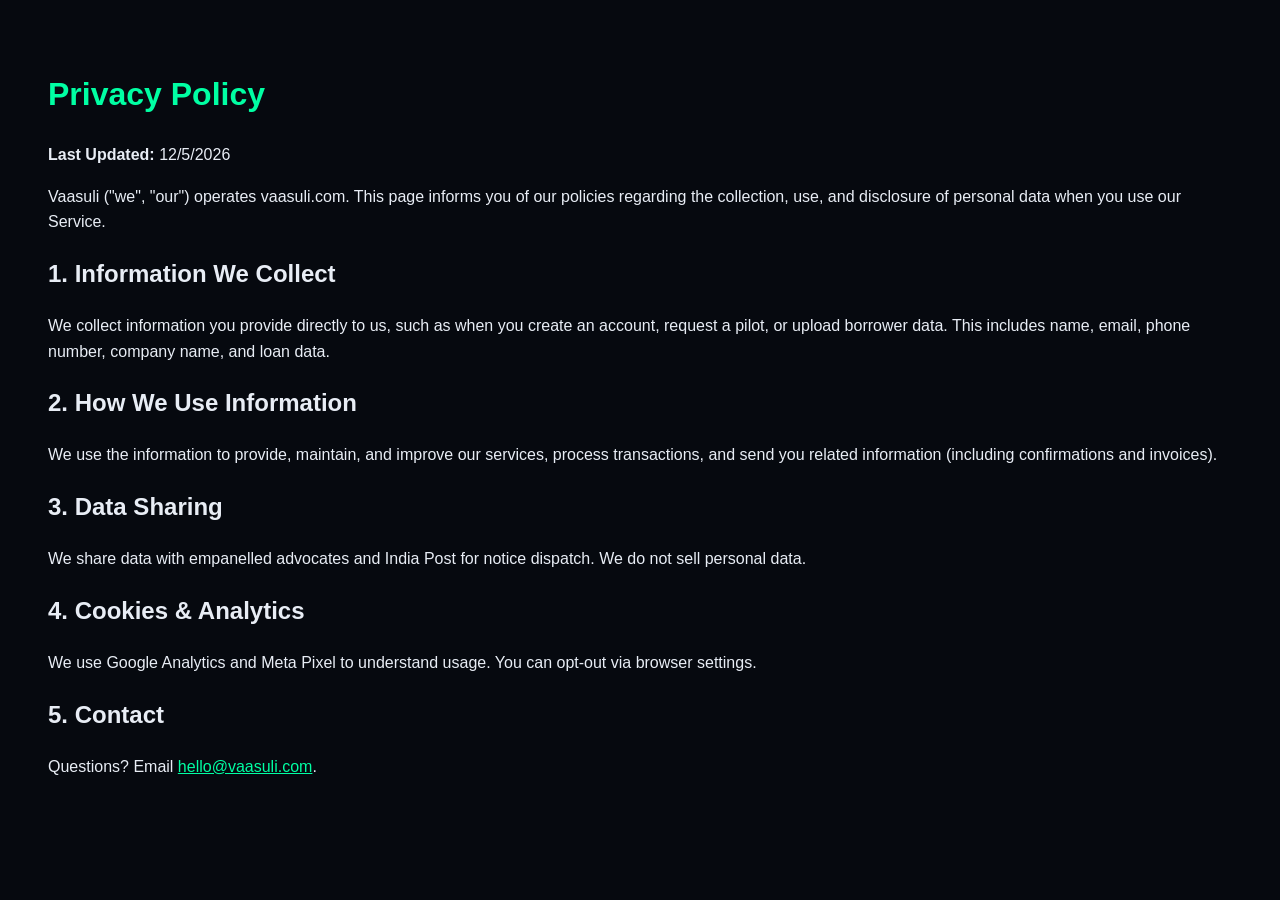
<file: privacy-policy.html>
<!DOCTYPE html>
<html lang="en-IN">
<head>
<meta charset="UTF-8">
<meta name="viewport" content="width=device-width, initial-scale=1.0">
<title>Privacy Policy — Vaasuli</title>
<style>body{font-family:sans-serif;background:#06090f;color:#e8edf5;padding:40px;line-height:1.6;}a{color:#00ffa3;}h1{color:#00ffa3;}</style>
</head>
<body>
<h1>Privacy Policy</h1>
<p><strong>Last Updated:</strong> <script>document.write(new Date().toLocaleDateString())</script></p>
<p>Vaasuli ("we", "our") operates vaasuli.com. This page informs you of our policies regarding the collection, use, and disclosure of personal data when you use our Service.</p>
<h2>1. Information We Collect</h2>
<p>We collect information you provide directly to us, such as when you create an account, request a pilot, or upload borrower data. This includes name, email, phone number, company name, and loan data.</p>
<h2>2. How We Use Information</h2>
<p>We use the information to provide, maintain, and improve our services, process transactions, and send you related information (including confirmations and invoices).</p>
<h2>3. Data Sharing</h2>
<p>We share data with empanelled advocates and India Post for notice dispatch. We do not sell personal data.</p>
<h2>4. Cookies & Analytics</h2>
<p>We use Google Analytics and Meta Pixel to understand usage. You can opt-out via browser settings.</p>
<h2>5. Contact</h2>
<p>Questions? Email <a href="mailto:hello@vaasuli.com">hello@vaasuli.com</a>.</p>
</body>
</html>
</file>
